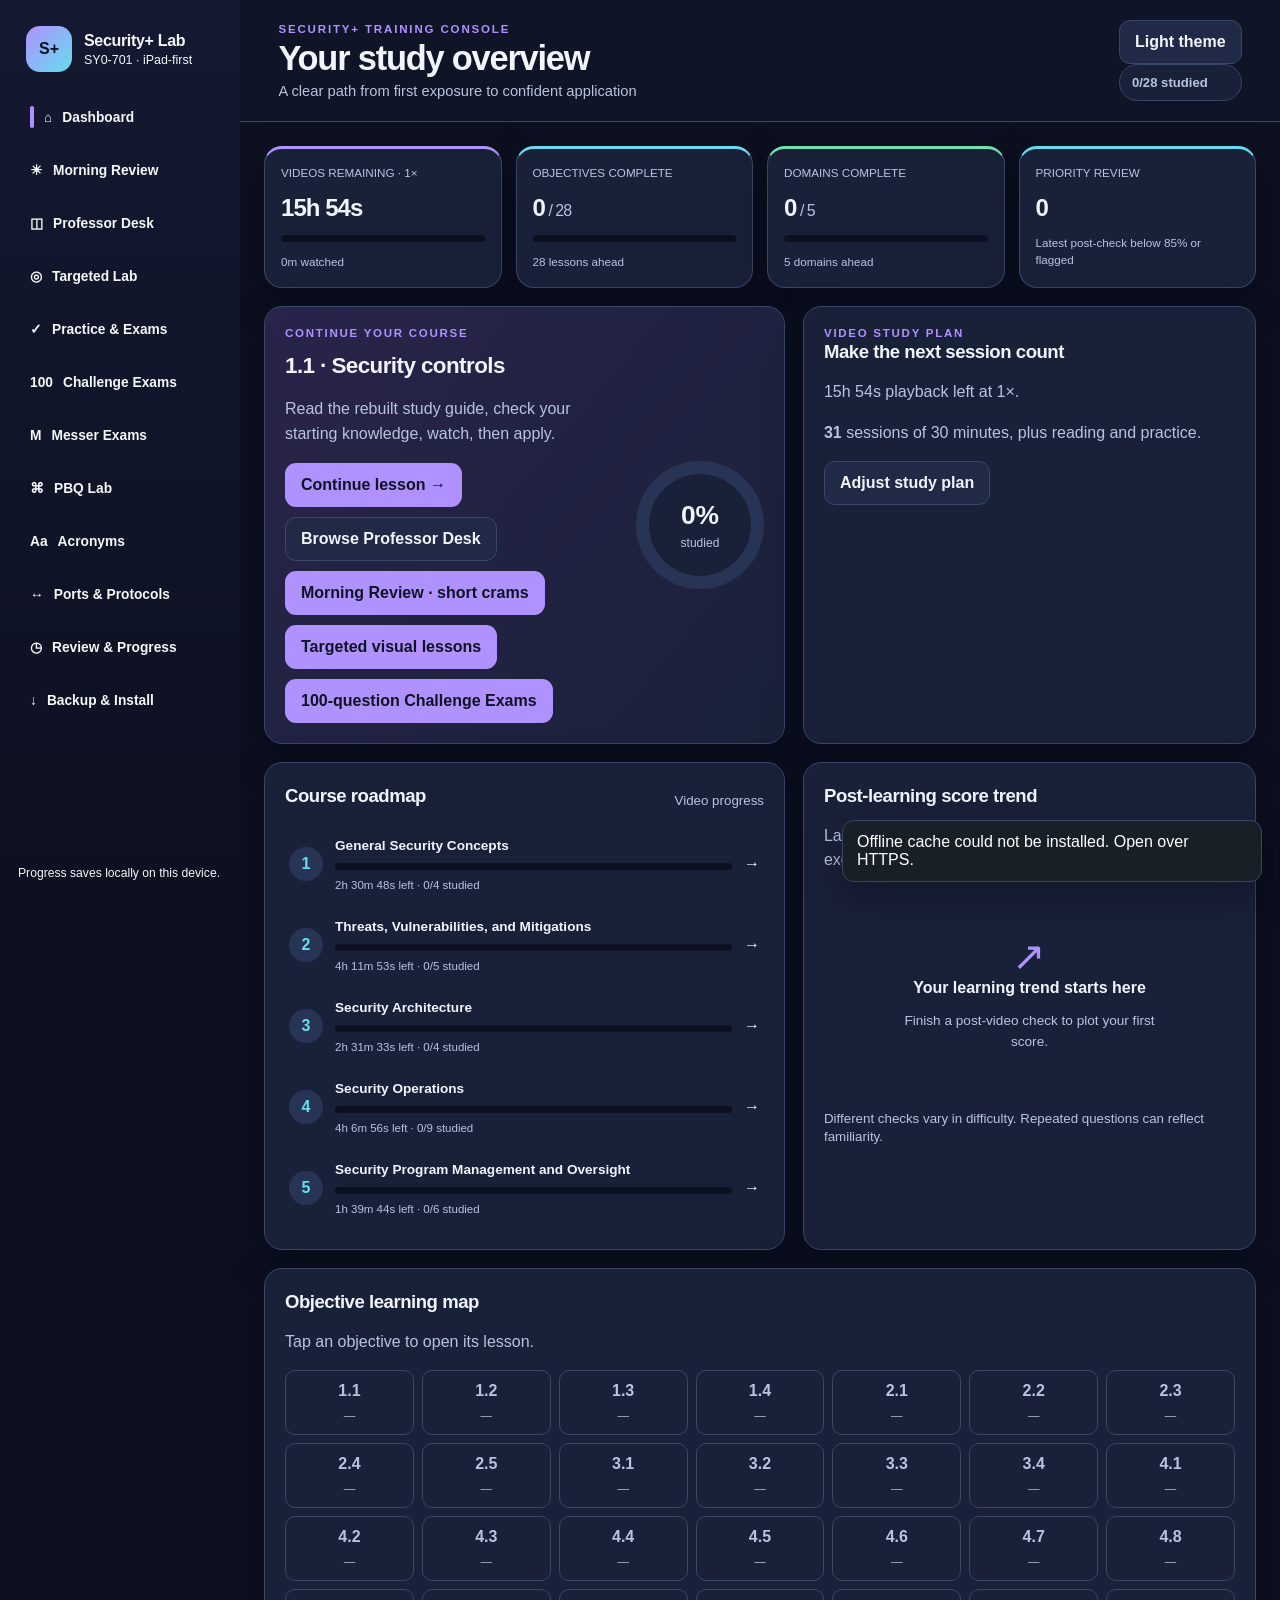
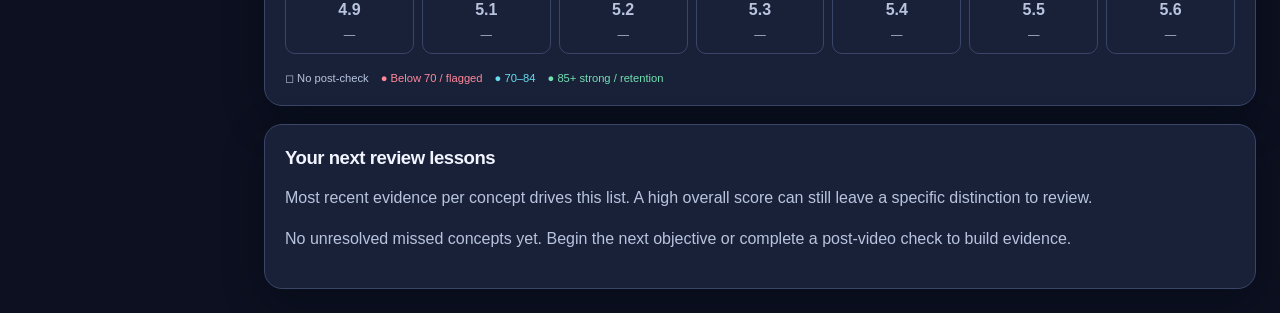
<file: index.html>
<!doctype html>
<html lang="en">
<head>
  <meta charset="utf-8" />
  <meta name="viewport" content="width=device-width, initial-scale=1, viewport-fit=cover" />
  <meta name="theme-color" content="#0b0d10" />
  <meta name="apple-mobile-web-app-capable" content="yes" />
  <meta name="apple-mobile-web-app-status-bar-style" content="black-translucent" />
  <meta name="apple-mobile-web-app-title" content="Sec+ Lab" />
  <link rel="apple-touch-icon" href="icons/icon-180.png" />
  <link rel="manifest" href="manifest.json" />
  <title>Security+ SY0-701 Study Lab</title>
  <link rel="stylesheet" href="styles.css" />
  <link rel="stylesheet" href="productivity.css" />
  <script src="js/theme.js"></script>
  <link rel="stylesheet" href="theme.css" />
<link rel="stylesheet" href="reasoning.css">
<link rel="stylesheet" href="targeted.css">
<link rel="stylesheet" href="challenge.css">
<link rel="stylesheet" href="morning.css">
</head>
<body>
  <div class="app-shell">
    <aside class="sidebar" id="sidebar" aria-label="Primary navigation">
      <div class="brand">
        <div class="brand-mark">S+</div>
        <div>
          <div class="brand-title">Security+ Lab</div>
          <div class="brand-sub">SY0-701 · iPad-first</div>
        </div>
      </div>
      <nav id="nav" class="nav"></nav>
      <div class="sidebar-foot">
        <div class="tiny">Progress saves locally on this device.</div>
        <button class="btn secondary full" id="installBtn" hidden>Install App</button>
      </div>
    </aside>

    <main class="main">
      <header class="topbar">
        <button class="icon-btn mobile-only" id="menuBtn" aria-label="Open menu">☰</button>
        <div class="title-wrap">
          <div class="eyebrow">SECURITY+ TRAINING CONSOLE</div>
          <h1 id="pageTitle">Dashboard</h1>
          <p id="pageSubtitle">Visual learning, realistic PBQs, and exam practice</p>
        </div>
        <div class="top-actions">
          <button id="themeToggle" class="btn secondary" type="button" aria-label="Switch to light theme">Light theme</button>
          <div class="status-chip" id="studyPulse">0% complete</div>
        </div>
      </header>
      <section id="content" class="content"></section>
    </main>
  </div>

  <div class="toast" id="toast" role="status" aria-live="polite"></div>
  <div class="modal-backdrop" id="modalBackdrop" hidden>
    <div class="modal" id="modal" role="dialog" aria-modal="true"></div>
  </div>

  <script src="js/reasoning.js"></script>
  <script src="js/data.js"></script>
  <script src="js/pbqs.js"></script>
  <script src="js/curriculum.js"></script>
  <script src="js/labs.js"></script>
  <script src="js/videos.js"></script>
  <script src="js/guided-data.js"></script>
  <script src="js/prelearning.js"></script>
  <script src="js/deep-lessons.js"></script>
  <script src="js/rebuilt-content.js"></script>
  <script src="js/study-guides.js"></script>
  <script src="js/tracking.js"></script>
  <script src="js/memory-hooks.js"></script>
  <script src="js/school-ui.js"></script>
  <script src="js/messer-pbqs.js"></script>
  <script src="js/targeted-data.js"></script>
  <script src="js/targeted.js"></script>
  <script src="js/challenge-data.js"></script>
  <script src="js/challenge.js"></script>
  <script src="js/morning-data.js"></script>
  <script src="js/morning.js"></script>
  <script src="js/app.js"></script>
</body>
</html>
</file>
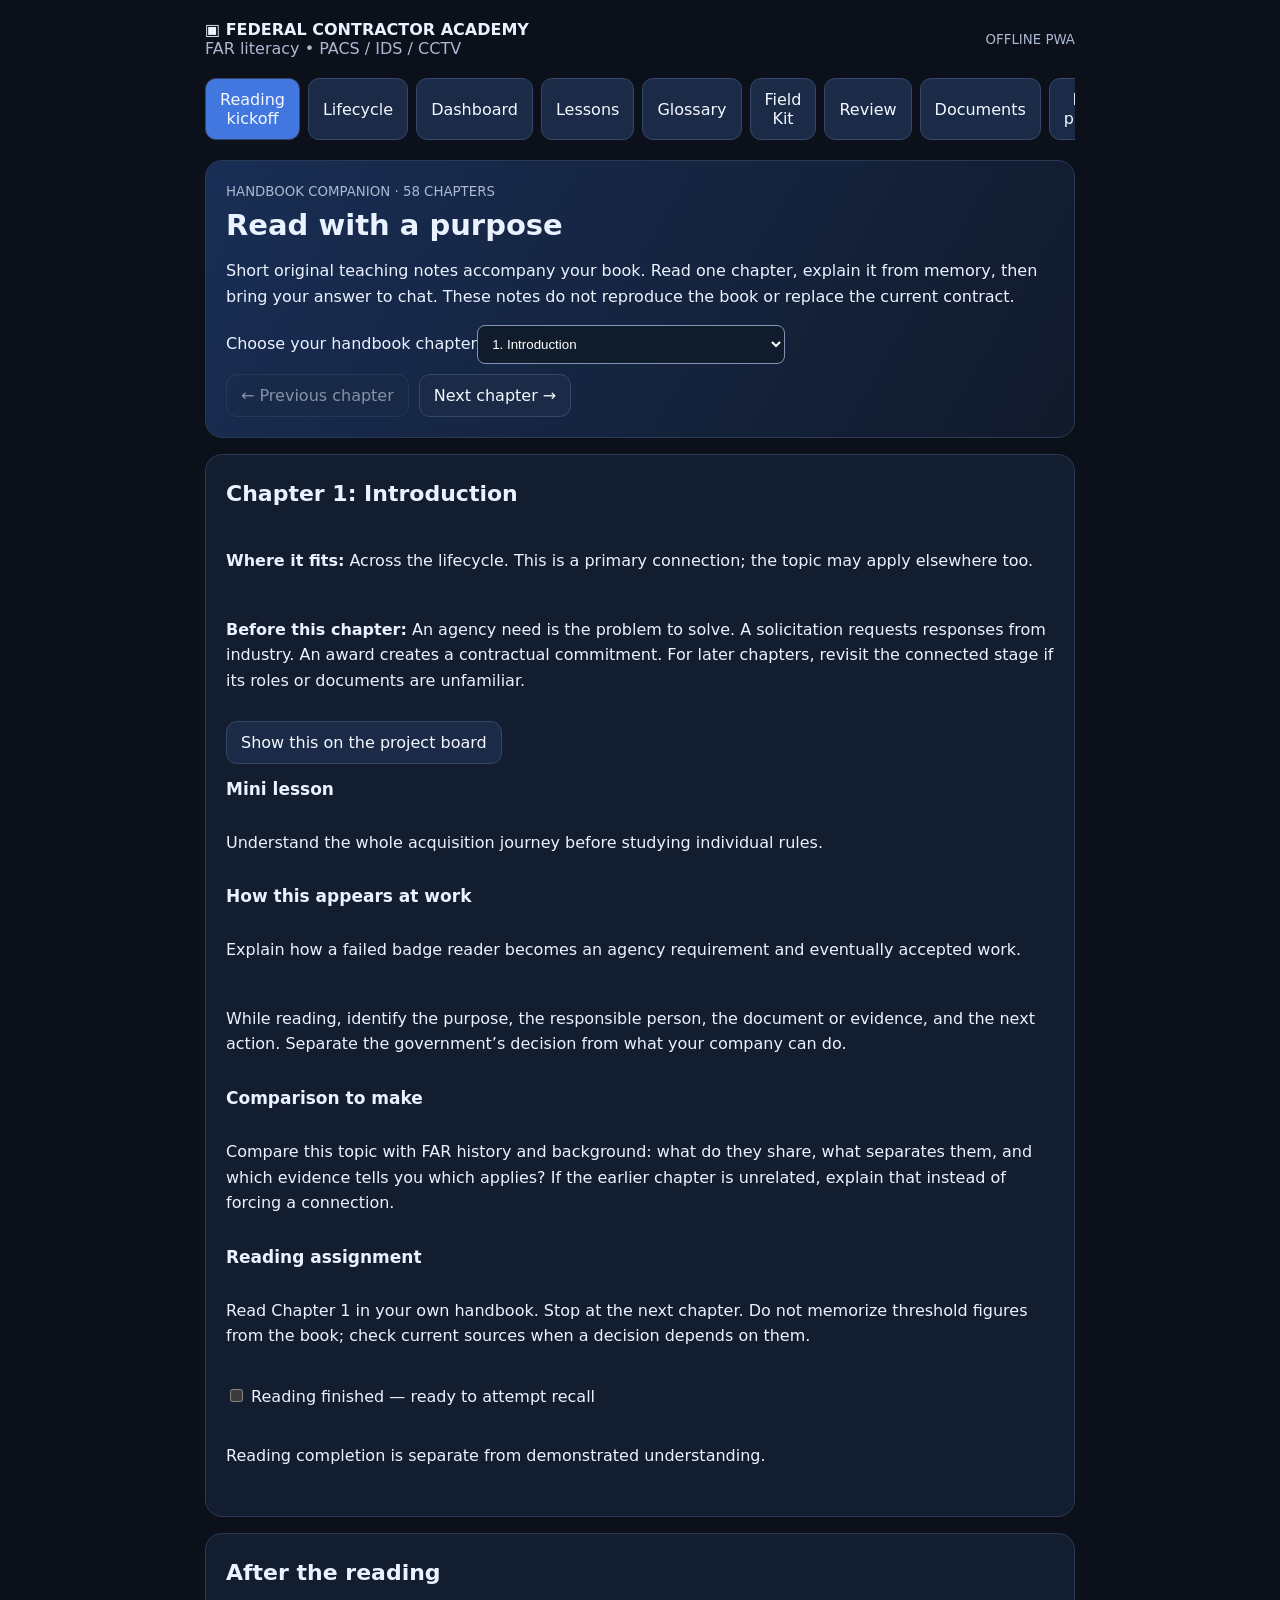
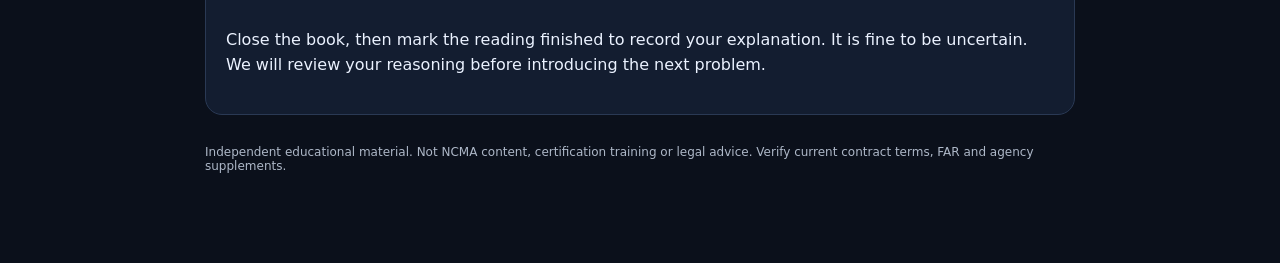
<file: far-academy/index.html>
<!doctype html><html lang="en"><head><meta charset="UTF-8"><meta name="viewport" content="width=device-width,initial-scale=1,viewport-fit=cover"><meta name="theme-color" content="#101726"><meta name="apple-mobile-web-app-capable" content="yes"><meta name="apple-mobile-web-app-title" content="FAR Academy"><link rel="manifest" href="manifest.webmanifest"><title>Federal Contractor Academy</title><style>:root{color-scheme:dark;font-family:system-ui,-apple-system,sans-serif;background:#0b101b;color:#ebf2ff}*{box-sizing:border-box}body{margin:0}.wrap{max-width:900px;margin:auto;padding:20px 15px 90px}header{display:flex;justify-content:space-between;align-items:center;gap:12px}h1{font-size:29px;margin:8px 0}h2{font-size:22px;margin:6px 0 15px}h3{font-size:17px;margin:4px 0}p{line-height:1.6}small,.muted{color:#acb9d1}nav{display:flex;gap:8px;overflow-x:auto;margin:20px 0}button{background:#1a2a47;color:#f4f8ff;border:1px solid #354869;border-radius:11px;padding:11px 14px;font:inherit;cursor:pointer}button:disabled{opacity:.5}.primary,.active{background:#4277df}main{display:grid;gap:16px}.hero,.card{background:#131d30;border:1px solid #2a3954;border-radius:17px;padding:20px}.hero{background:linear-gradient(120deg,#192e55,#111a2b)}.grid{display:grid;grid-template-columns:repeat(auto-fit,minmax(240px,1fr));gap:12px}.card{display:grid;gap:11px}.bar{height:11px;background:#263551;border-radius:20px;overflow:hidden}.bar>i{display:block;height:100%;background:#61a1ff}.tag{font-size:12px;color:#9bc2ff}textarea,input{width:100%;font:inherit;color:white;background:#0d1525;border:1px solid #3c506f;border-radius:10px;padding:12px}textarea{min-height:100px}.answers{display:grid;gap:9px}.answers button{text-align:left}.selected{border-color:#90c5ff;background:#29466e}.correct{border-color:#40ce9e!important}.incorrect{border-color:#ff879a!important}.notice{padding:12px 15px;border-left:3px solid #6cafff;background:#1b3051;border-radius:7px}.actions{display:flex;gap:10px;flex-wrap:wrap}a{color:#a5c7ff}footer{font-size:12px;color:#aeb8c8;margin-top:30px}label{display:block;margin:10px 0}.back{align-self:start}</style></head><body><div class="wrap"><header><div><strong>▣ FEDERAL CONTRACTOR ACADEMY</strong><div class="muted">FAR literacy • PACS / IDS / CCTV</div></div><small>OFFLINE PWA</small></header><nav><button data-nav="home">Dashboard</button><button data-nav="lessons">Lessons</button><button data-nav="terms">Glossary</button><button data-nav="tools">Field Kit</button></nav><main id="view"></main><footer>Independent educational material. Not NCMA content, certification training or legal advice. Verify current contract terms, FAR and agency supplements.</footer></div><script>const L=[["Acquisition Basics","FAR 1, 2, 5, 7, 10","Government need → acquisition planning → market research → solicitation → evaluation → award → administration → closeout. FAR governs government purchasing; your contract determines the specific obligations you accepted.","A federal site wants 25 new card readers. A sources-sought notice tests industry capability before the solicitation.","Who may change the contract?",["The warranted contracting officer within delegated authority","Any COR","Any site manager"],0],["Reading Solicitations","FAR 11, 15, 52","Read the SOW/PWS, drawings, CLINs, clauses, labor categories, clearances, delivery schedule and acceptance requirements together. Build a compliance matrix.","A drawing shows 20 cameras but the equipment schedule shows 22. Log the conflict and seek a formal clarification before pricing.","What is your first action?",["Use the authorized solicitation Q&A process","Quietly quote 20 cameras","Ignore the conflicting document"],0],["Contract Types","FAR 16","Firm-fixed-price (FFP) shifts much cost-overrun risk to the contractor. Time-and-materials (T&M) uses priced labor time plus materials under contract rules. IDIQ contracts are vehicles for orders.","An FFP PACS job uses 40 more labor hours than planned. Determine whether it was estimating error or an authorized change.","Can a PM automatically bill extra FFP hours?",["No, review scope and contract entitlement first","Yes, all actual hours are reimbursable","Yes, when the client is federal"],0],["Authority & Direction","FAR 1.602, 1.604, 43","A CO binds the government only within delegated authority. A COR performs duties specified in writing and cannot independently change scope, price or terms.","A COR asks for four extra readers during commissioning and says paperwork can follow.","Best first response?",["Check awarded scope and route change for proper authority","Install immediately and invoice later","Ask technicians to decide"],0],["Scope & Modifications","FAR 43","Compare proposed work to award baseline and relevant changes clauses. Document impacts to price, labor, schedule and equipment. Track approval and notices.","Four new doors need readers, cable, license capacity and programming.","First PM step?",["Check baseline and document requested change","Order parts without documenting","Assume no impact because work is small"],0],["Schedules & Delays","FAR 11, 43; contract clauses","Know the period of performance, critical-path dependencies, NTP and notice requirements. Maintain dated records of delays, mitigation and resources.","Government escort staff cannot admit your technicians for three days.","Best action?",["Document access problems and follow notice procedure","Assume three days are automatically payable","Delete the schedule baseline"],0],["RFIs & Submittals","SOW; FAR 4, 11","Maintain RFIs, product submittals, design revisions, testing records, daily reports and as-built drawings. Product approval is not necessarily a contract modification.","Supplier proposes a replacement IP intercom because the approved model is delayed.","Best response?",["Submit substitution through the specified approval process","Install the alternative without notice","Treat vendor statement as government approval"],0],["Subcontract Management","FAR 44; subcontract","Government–prime and prime–sub are separate contractual relationships. Track flow-downs, direction, insurance, clearances, work acceptance and changes.","Government requests added cameras directly from your subcontract team.","Who should authorize the added subcontract work?",["Appropriate authority through both contract relationships","Any government visitor","A technician on site"],0],["Labor & Compliance","FAR 22; clauses","Check wage determinations, relevant labor categories, certifications, clearance requirements, site access and safety provisions. Requirements differ by award.","A technician has Security+ but lacks the required site clearance.","Can a PM assign the technician anyway?",["No, verify contract and site access requirements","Yes, Security+ replaces all clearances","Yes, if supervised"],0],["Invoicing & Margin","FAR 31, 32; payment terms","Bill according to CLINs, milestones and accepted deliverables. Track estimated at completion, cost burn, unbilled changes and cash flow.","A $100,000 FFP project forecasts $76,000 total direct costs before overhead.","What is the initial gross difference?",["$24,000 before other costs","$76,000 profit","$100,000 cash available"],0],["Quality & Acceptance","FAR 46; contract","Test against acceptance requirements, record deficiencies and punch lists, deliver customer training and verify acceptance authority.","Every camera streams locally, but two are not visible at the contracted control center.","Best decision?",["Fix and document unmet acceptance criteria","Declare final acceptance","Ignore central monitoring"],0],["Stop Work & Disputes","FAR 33, 49; applicable clauses","Distinguish a formal CO stop-work order from informal interruption. Protect safety, preserve records, notify management and follow contract procedures.","A building manager halts work and says they will contact contracting later.","What should the PM do first?",["Make site safe, document and promptly escalate","Ignore safety instructions","Assume verbal instruction is always a formal FAR stop-work order"],0],["Closeout","FAR 4, 42, 46; contract","Finish punch lists, as-builts, licenses, commissioning results, manuals, training, property tracking, invoicing and warranty transition.","The access control system runs, but the contract-required manuals and training remain unfinished.","Is closeout finished?",["No, track remaining contractual deliverables","Yes, devices are online","Yes, after the last technician leaves"],0],["Capture & Proposals","FAR 5, 6, 9, 10, 15, 19","Sources sought, RFIs, NAICS, set-asides, past performance and staffing credentials influence bids. Base every capability assertion on real evidence.","An RFI seeks cleared PACS personnel and nationwide deployment experience.","Best response?",["Provide verifiable personnel and performance capabilities","Invent qualifications","Treat market research as a guaranteed award"],0]],G=[["FAR","Federal Acquisition Regulation"],["CO","Contracting Officer"],["COR","Contracting Officer's Representative"],["SOW","Statement of Work"],["PWS","Performance Work Statement"],["CLIN","Contract Line Item Number"],["FFP","Firm-Fixed-Price"],["T&M","Time-and-Materials"],["IDIQ","Indefinite-Delivery / Indefinite-Quantity"],["RFI","Request for Information"],["RFP","Request for Proposal"],["RFQ","Request for Quotation"],["NTP","Notice to Proceed"],["CPARS","Contractor Performance Assessment Reporting System"],["NAICS","North American Industry Classification System"]];let S;try{S=JSON.parse(localStorage.getItem("faracademy2")||"{}")}catch(e){S={}}S.done??={};S.notes??={};S.scores??={};let page="home",id=0,chosen=-1,graded=false;const V=document.getElementById("view"),$=s=>document.querySelector(s),esc=s=>String(s??"").replace(/[&<>"']/g,c=>({"&":"&amp;","<":"&lt;",">":"&gt;",'"':"&quot;","'":"&#39;"}[c]));function save(){localStorage.setItem("faracademy2",JSON.stringify(S))}function b(label,fn,cl=""){let x=document.createElement("button");x.textContent=label;x.className=cl;x.onclick=fn;return x}function nav(p){page=p;document.querySelectorAll("[data-nav]").forEach(x=>x.classList.toggle("active",x.dataset.nav===p));render();window.scrollTo(0,0)}document.querySelectorAll("[data-nav]").forEach(x=>x.onclick=()=>nav(x.dataset.nav));function open(i){id=i;chosen=-1;graded=false;nav("detail")}function render(){let n=Object.keys(S.done).filter(k=>S.done[k]).length;if(page==="home"){V.innerHTML='<section class="hero"><small>14-CHAPTER INTERACTIVE BOOK</small><h1>Make the jump from field technician to federal contractor PM.</h1><p>Short explanations, real-world physical-security scenarios, quick decision checks, notes, vocabulary, and risk-management tools.</p><div class="bar"><i style="width:'+(100*n/L.length)+'%"></i></div><p>'+n+' / '+L.length+' chapters complete</p><div id="resume"></div></section><section class="card"><h2>Think like an operations leader</h2><div class="notice">Operational need ≠ contractual authority. First verify the work is in scope, then confirm authorized direction.</div></section>';$("#resume").append(b("Continue reading →",()=>open(Math.max(0,L.findIndex((_,i)=>!S.done[i]))),"primary"));return}if(page==="lessons"){V.innerHTML='<h2>Table of contents</h2><section class="grid">'+L.map((x,i)=>'<article class="card"><small class="tag">CHAPTER '+(i+1)+' · '+esc(x[1])+'</small><h3>'+esc(x[0])+'</h3><p>'+esc(x[2]).slice(0,110)+'…</p><span>'+((S.done[i])?"✓ Completed":"○ Not finished")+'</span><button data-open="'+i+'">Read chapter →</button></article>').join("")+'</section>';document.querySelectorAll("[data-open]").forEach(x=>x.onclick=()=>open(+x.dataset.open));return}if(page==="detail"){const x=L[id];V.innerHTML='<div class="actions"><button id="back">← Contents</button><small>Chapter '+(id+1)+' of '+L.length+'</small></div><section class="hero"><small>'+esc(x[1])+'</small><h1>'+esc(x[0])+'</h1></section><section class="card"><h2>Learn</h2><p>'+esc(x[2])+'</p><p><a href="https://www.acquisition.gov/browse/index/far" target="_blank" rel="noopener">Official FAR reference ↗</a></p></section><section class="card" id="textbook"><h2>Expanded textbook reading</h2><div id="textbook-body">Loading…</div></section><section class="card"><h2>Field example</h2><div class="notice">'+esc(x[3])+'</div></section><section class="card"><h2>PM decision check</h2><p>'+esc(x[4])+'</p><div class="answers" id="answers"></div><div id="feedback"></div><div id="check"></div></section><section class="card"><h2>Your field notes</h2><p class="muted">Explain who has authority, what is documented, and what could affect margin or schedule.</p><textarea id="note" placeholder="Write your response...">'+esc(S.notes[id]||"")+'</textarea></section><section class="card"><h2>Checkpoint</h2><div id="complete"></div></section><div class="actions" id="next"></div>';if(id===0){fetch("./textbook-module-01.json").then(r=>r.json()).then(d=>{$("#textbook-body").innerHTML=d.chapters[0].sections.map(s=>'<h3>'+esc(s.heading)+'</h3><p>'+esc(s.body)+'</p>').join("")}).catch(()=>{$("#textbook-body").textContent="Connect to load the lesson."})}else{$("#textbook").remove()}$("#back").onclick=()=>nav("lessons");$("#note").oninput=e=>{S.notes[id]=e.target.value;save()};function answers(){let el=$("#answers");el.replaceChildren();x[5].forEach((a,i)=>{let q=b("ABC"[i]+". "+a,()=>{if(!graded){chosen=i;answers()}});if(chosen===i)q.classList.add("selected");if(graded&&i===x[6])q.classList.add("correct");if(graded&&chosen===i&&i!==x[6])q.classList.add("incorrect");el.append(q)})}function check(){let el=$("#check");el.replaceChildren();el.append(b("Grade answer",()=>{if(chosen<0)return;graded=true;S.scores[id]=chosen===x[6];save();answers();check();$("#feedback").innerHTML='<p class="notice">'+(S.scores[id]?"Correct. ":"Review the decision. ")+'Preferred answer: '+esc(x[5][x[6]])+'. Focus on scope, authority, documentation and financial exposure.</p>'},"primary"));el.lastChild.disabled=graded;el.append(b("Try again",()=>{graded=false;chosen=-1;answers();check();$("#feedback").textContent=""}))}answers();check();$("#complete").append(b(S.done[id]?"✓ Complete (tap to unmark)":"Mark complete",()=>{S.done[id]=!S.done[id];save();render()},"primary"));if(id<L.length-1)$("#next").append(b("Next chapter →",()=>open(id+1)));return}if(page==="terms"){V.innerHTML='<h2>FAR vocabulary</h2><input id="search" placeholder="Find a term"><section class="grid" id="entries"></section>';let draw=()=>$("#entries").innerHTML=G.filter(t=>t.join(" ").toLowerCase().includes($("#search").value.toLowerCase())).map(t=>'<article class="card"><h3>'+esc(t[0])+'</h3>'+esc(t[1])+'</article>').join("");$("#search").oninput=draw;draw();return}if(page==="tools"){V.innerHTML='<h2>Contractor PM Field Kit</h2><section class="card"><h3>Before accepting changed work</h3>'+["Compare to awarded scope and current modification baseline","Record requester and verify delegated authority","Quantify equipment, labor, schedule and integration effects","Review required notice/change procedure","Obtain proper authorization when required","Preserve drawings, correspondence and daily logs"].map(x=>'<label><input style="width:auto" type="checkbox"> '+x+'</label>').join("")+'</section><section class="card"><h3>Estimate added direct costs</h3><label>Hardware ($)<input type="number" id="hard" value="8000"></label><label>Labor ($)<input type="number" id="labor" value="4500"></label><label>Programming ($)<input type="number" id="program" value="1500"></label><label>Travel/other ($)<input type="number" id="other" value="1000"></label><h2 id="cost"></h2><small>Example costs only, not a contract price or entitlement.</small></section><section class="card"><h3>Progress backup</h3><div class="actions"><button id="export">Export progress</button><input type="file" id="import" accept="application/json"></div></section>';let calc=()=>$("#cost").textContent="Estimated cost impact: $"+["hard","labor","program","other"].reduce((a,k)=>a+(Number($("#"+k).value)||0),0).toLocaleString();["hard","labor","program","other"].forEach(k=>$("#"+k).oninput=calc);calc();$("#export").onclick=()=>{let a=document.createElement("a"),u=URL.createObjectURL(new Blob([JSON.stringify(S)],{type:"application/json"}));a.href=u;a.download="far-academy-progress.json";a.click();setTimeout(()=>URL.revokeObjectURL(u),1000)};$("#import").onchange=async e=>{try{let j=JSON.parse(await e.target.files[0].text());if(confirm("Replace this device's progress?")){S=j;S.done??={};S.notes??={};S.scores??={};save();render()}}catch(e){alert("Invalid progress file")}}}}nav("home");if("serviceWorker"in navigator)window.addEventListener("load",()=>navigator.serviceWorker.register("sw.js").catch(()=>{}));</script>
<style>
.path{display:flex;overflow-x:auto;gap:8px;padding:8px 0 16px;scroll-snap-type:x proximity}.path button{min-width:155px;scroll-snap-align:center}.path .active{outline:2px solid #9bc2ff}.lanes{display:grid;gap:9px}.lane{padding:12px;border-left:3px solid #79aafa;background:#0d1728}.paper{background:#f4eedf;color:#202b39;padding:22px;border-radius:8px;line-height:1.8}.paper strong{display:block;color:#854623}select{padding:10px;background:#101b2c;color:white;border:1px solid #8297b8;border-radius:8px;max-width:100%}.evidence{font-size:14px;color:#bfd2ee}button:focus-visible,a:focus-visible,textarea:focus-visible,select:focus-visible{outline:3px solid #f4c96a}summary{cursor:pointer;padding:10px;font-weight:600}
</style>
<script>
const STAGES=[["Define the need","An agency identifies an operational problem before deciding what to buy.","A facility cannot consistently control and audit access at 24 doors. The need is reliable access management; replacing every reader is only one possible solution.","Program / security team","Describe the operational gap, affected users and desired outcome.","Contracting team","Help shape a buyable requirement and identify planning constraints.","Prime / subcontractor","Offer accurate technical knowledge through appropriate exchanges; avoid assuming a purchase is guaranteed.","Need statement","The facility needs reliable credential-based access and auditable events at 24 openings. Existing operations must remain available during transition. Site conditions and compatibility require investigation.","Explain why an operational need is different from a shopping list.","A manager asks for 24 new readers because badge entry is unreliable. What would you establish before treating replacement as the requirement?","Separate the observed problem from a proposed solution. Establish affected doors, failure patterns, operational/security outcomes and constraints. Reader replacement may not address credential configuration, networking or controller problems.",[0,1,13]],["Research the market","The agency investigates capabilities, solutions, delivery and possible costs. Requirements and planning can evolve together.","A planning notice asks about compatible readers, installation capacity and typical costs. Your firm supplies evidence and assumptions rather than inventing a binding offer.","Program / security team","Test technical feasibility and refine the requirement.","Contracting team","Collect market information and consider available suppliers and acquisition approaches.","Prime / subcontractor","Respond to requested capability and cost questions; explore relevant teaming opportunities.","Request for Information (RFI)","TRAINING NOTICE: Information requested for planning only. Responses are not offers. Describe occupied-facility installation experience, staffing availability, equipment compatibility, lead times and typical installation costs. State assumptions. No award will result from this RFI.","Why can an RFI ask about costs without asking for a binding offer?","A planning-only notice asks for typical cost per opening. Your boss says an RFI means we should send qualifications but no prices. What would you advise?","Follow the actual request. Provide useful planning-level cost information with assumptions and qualifications, alongside capabilities. Avoid a full proposal unless requested. Pricing questions alone do not make this an award solicitation.",[0,13]],["Plan the acquisition","The agency develops how to obtain and fund the requirement, including contract approach, schedule and evaluation strategy. This overlaps market research.","The team considers a phased installation and measurable acceptance tests to reduce disruption.","Program / security team","Define performance, constraints, estimated resources and acceptance needs.","Contracting team","Develop the acquisition approach with relevant funding and technical personnel.","Prime / subcontractor","Assess likely fit, delivery constraints and potential partnerships.","Acquisition planning brief","TRAINING BRIEF: Compare phased replacement with a single outage. Define interfaces, occupied-site access, funding coordination, delivery schedule and acceptance responsibilities. Select an appropriate procurement method and contract structure.","Explain the difference between deciding what is needed and deciding how to buy it.","The agency knows the desired outcome but is unsure whether industry can meet a proposed 30-day schedule. What would help before finalizing the solicitation?","Use market information and technical input to test lead times, access limits, integration and staffing assumptions. Planning can revisit requirements; it is not a one-way sequence with no feedback.",[0,2,8,13]],["Solicit the work","The solicitation tells vendors what to provide, how to respond and how the response will be evaluated. An RFP, IFB or RFQ represents a different route, not three mandatory successive steps.","Read scope, drawings, line items, instructions and evaluation criteria together before estimating.","Program / security team","Support technical requirements, site information and questions.","Contracting team","Issue the solicitation and manage official amendments and exchanges.","Prime / subcontractor","Build a compliance matrix, clarify conflicts and prepare the requested submission.","Request for Proposal (RFP) excerpt","TRAINING RFP: Provide a technical approach, schedule, relevant experience and fixed-price schedule for the stated scope. Address occupied-site access and integration. Evaluation considers the stated technical and price factors. Submit questions through the identified channel. This excerpt omits actual submission dates and full terms.","What three questions should you answer when first reading a solicitation?","Drawings show 24 openings; the equipment schedule lists 26. The response is due soon. How would you handle the discrepancy before committing to a price?","Record the exact conflicting references and use the solicitation's question process. Track formal answers and amendments, then reconcile scope and pricing. Do not silently choose the cheaper quantity or assume an unsupported exclusion is acceptable.",[1,2,13]],["Evaluate and award","The government evaluates according to the solicitation and makes the award. The chosen procurement method controls whether discussions occur.","A technical narrative explains how the company will execute the requirement; the price schedule states what it offers to charge.","Program / security team","Provide assigned technical evaluation support.","Contracting team","Conduct the applicable evaluation and award process.","Prime / subcontractor","Supply a compliant response and handle permitted exchanges; finalize relevant subcontract arrangements.","Contractor proposal excerpt","TRAINING RESPONSE: Sequence work in approved access windows. Verify interfaces, stage equipment, install and configure by area, test each opening, train operators and deliver as-builts. Pricing example: installation $24,000; integration/testing $8,000; training/documentation $3,000. Total $35,000. Fictional illustration, not a market estimate or complete offer.","Why does a technically appealing proposal still need to follow submission and evaluation instructions?","A team writes a strong technical narrative but omits the required pricing schedule. What risk does that create, and how would you prevent it?","The response may fail solicitation requirements or prevent proper evaluation. Use a compliance matrix linking each instruction to a response location and perform a submission check. Do not assume the government will permit a correction.",[1,13]],["Perform and administer","The parties execute and administer the awarded contract. Scope, authority, records, payment and schedule matter throughout performance.","A field request for extra doors must be compared with awarded scope and routed through the applicable contract relationship.","Program / security team","Coordinate technical needs and delegated oversight.","Contracting team","Exercise contractual authority and administer authorized changes.","Prime / subcontractor","Execute work, report progress, control costs and follow contractual notice/change procedures.","Change-impact record","TRAINING RECORD: Request: four additional controlled openings. Baseline references: awarded scope and drawings. Impacts to investigate: hardware, cable routes, licenses, programming, access windows, labor, testing and completion date. Record requester and required authorization. This record itself does not authorize changed work.","Why is a technical request different from authorization to change contracted work?","A site representative asks your subcontract crew to add four doors and promises approval later. Explain your next steps without treating the promise as an approved change.","Check scope, record the request and potential impacts, and promptly use the prime/subcontract and government contractual channels. Follow applicable notice and direction requirements. A government request does not automatically modify the subcontract.",[3,4,5,6,7,8,9,11]],["Inspect and accept","Delivering or installing something is distinct from government acceptance against contract requirements.","Readers work locally, but central event reporting, training or documentation may still be incomplete.","Program / security team","Support inspections and acceptance within assigned authority.","Contracting team","Ensure acceptance and related administration follow the contract.","Prime / subcontractor","Demonstrate required performance, correct deficiencies and deliver required records.","Acceptance checklist","TRAINING CHECKLIST: Verify credential behavior; confirm events reach the required monitoring station; test required failure modes; document deficiencies; deliver as-builts and training; obtain acceptance through the designated process. Actual criteria come from the contract.","Why does 'the equipment works' not necessarily establish acceptance?","All doors operate, but event reports are unavailable at the required control center and training is unfinished. What remains before claiming completion?","Compare performance and deliverables to contract acceptance criteria. Resolve reporting deficiencies, provide training and documentation, and obtain acceptance through the designated authority. Physical installation alone is insufficient.",[6,10,12]],["Close out","After physical completion, remaining financial and administrative matters are resolved. The period of performance ending does not itself close the contract.","A project can have no technicians on site while final records, payment or closeout actions remain.","Program / security team","Confirm required outcomes and outstanding technical matters.","Contracting team","Complete applicable administrative and financial closeout actions.","Prime / subcontractor","Resolve remaining deliverables, final billing and applicable property or subcontract records.","Closeout tracker","TRAINING TRACKER: Confirm acceptance; reconcile required deliverables, final invoice and payments; address applicable government property, releases and outstanding matters; document warranty handoff where required. Track responsible person and evidence for each applicable item.","Explain the difference between the end of the period of performance, acceptance and administrative closeout.","Your boss says the period of performance ended Friday, so the contract is closed. Final acceptance and payment are still pending. How would you explain the situation?","The performance window, acceptance and administrative closeout are distinct. Verify completion and acceptance status, then resolve applicable financial and administrative requirements. A calendar date alone is not evidence of closeout.",[9,10,12]]];
S.practice??={};S.stage??=0;S.lessonPractice??={};
G.push(["IFB","Invitation for Bids"],["POP","Period of Performance"],["PACS","Physical Access Control System"],["IDS","Intrusion Detection System"],["CCTV","Closed-Circuit Television"],["UCF","Uniform Contract Format"]);
const priorRender=render;
const lifecycleButton=b("Lifecycle",()=>nav("lifecycle"));document.querySelector("nav").prepend(lifecycleButton);
const reviewButton=b("Review",()=>nav("review"));document.querySelector("nav").append(reviewButton);
function stageCard(k){const t=STAGES[k];return '<h3>'+esc(t[0])+'</h3><p>'+esc(t[1])+'</p>'}
function persistAttempt(key,entry){S.practice[key]=entry;save()}
function practicePanel(host,key,prompt,model){
 let saved=S.practice[key]||{};host.innerHTML='<h2>Explain before revealing</h2><p>'+esc(prompt)+'</p><label>Your answer and reasoning<textarea class="response" placeholder="What would you do or explain? What evidence matters? Where are you unsure?"></textarea></label><label>Confidence <select class="confidence"><option>Unsure / guessing</option><option>Partly sure</option><option>Confident</option></select></label><div class="actions practice-actions"></div><div class="feedback-area" aria-live="polite"></div>';
 const area=host.querySelector(".response"),conf=host.querySelector(".confidence"),fb=host.querySelector(".feedback-area");
 area.value=saved.answer||"";conf.value=saved.confidence||"Unsure / guessing";
 const keep=()=>{saved={...saved,answer:area.value,confidence:conf.value};persistAttempt(key,saved)};area.oninput=keep;conf.onchange=keep;
 host.querySelector(".practice-actions").append(b("Save attempt & compare",()=>{
 if(!area.value.trim()){fb.textContent="Try an explanation first—even an uncertain one.";return}
 keep();saved.attempted=Date.now();persistAttempt(key,saved);
 fb.innerHTML='<h3>Worked reasoning</h3><p>'+esc(model)+'</p><p>This is a comparison guide, not an automatic grade. Compare your evidence, conclusion and uncertainty.</p><label>What needs repair?<select class="gap"><option>None identified</option><option>Missing knowledge</option><option>Confused similar concepts</option><option>Misread the document</option><option>Unsupported guess</option></select></label><label>What would you change in your explanation?<textarea class="repair"></textarea></label><label>Evidence from this attempt<select class="level"><option value="0">Needed the explanation or a hint</option><option value="1">Independent explanation, but application needs work</option><option value="2">Independent explanation and application</option></select></label><div class="record"></div><p class="evidence">Self-assessment only. Delayed checks remain separate from reading completion. Bring your answer to our chat for reasoning-specific feedback.</p>';
 fb.querySelector(".record").append(b("Record reflection & schedule review",()=>{
 saved={...saved,gap:fb.querySelector(".gap").value,reflection:fb.querySelector(".repair").value,level:+fb.querySelector(".level").value};
 const days=saved.level===0?1:saved.reviews?7:3;
 saved.due=Date.now()+days*86400000;saved.reviews=(saved.reviews||0)+1;saved.history=[...(saved.history||[]),{date:Date.now(),answer:area.value,confidence:conf.value,level:saved.level,gap:saved.gap,reflection:saved.reflection}];persistAttempt(key,saved);
 fb.querySelector(".record").append(document.createTextNode(" Review scheduled. You can revisit sooner from Review."));
 }));
 },"primary"));
}
function drawLifecycle(){
 const k=S.stage,t=STAGES[k];V.innerHTML='<section class="hero"><small>CONTRACT JOURNEY • EXAMPLE PROJECT, NOT A LIVE CONTRACT</small><h1>Follow the acquisition</h1><p>A federal facility upgrades access control at 24 openings. Move the project marker to inspect each stage. Planning and market research overlap; procurement methods branch.</p><div class="path" role="navigation" aria-label="Acquisition stages"></div><div class="actions steps"></div></section><section class="card">'+stageCard(k)+'<div class="notice">'+esc(t[2])+'</div><div class="lanes"></div></section><section class="card"><h2>Before you read</h2><p><strong>Already happened:</strong> '+esc(k?STAGES[k-1][0]+" provides context; earlier decisions may still be refined.":"An operational problem has been noticed. No purchase is assumed.")+'</p><p><strong>Today’s goal:</strong> '+esc(t[11])+'</p><p><strong>Next:</strong> '+esc(k<7?STAGES[k+1][0]:"Closeout records remain available; future needs begin a new acquisition.")+'</p><div class="actions related"></div></section><section class="card"><h2>Document desk</h2><div class="paper"><strong>TRAINING MOCKUP — NOT AN OFFICIAL DOCUMENT</strong><h3>'+esc(t[9])+'</h3><p>'+esc(t[10])+'</p></div><details><summary>How to read this document</summary><p>Identify its purpose, author, intended reader, requested action, and evidence that places it in this stage. Compare the request to your contractual role; a document title alone is not enough.</p></details></section><section class="card" id="stage-practice"></section><section class="card"><h2>Public references and examples</h2><p>External references require a connection. The mockups above are available with the app; listed examples are not presented as one real contract’s complete history.</p><a href="https://www.acquisition.gov/far/15.201" target="_blank" rel="noopener">Official FAR: planning RFIs and early exchanges</a><a href="https://sam.gov/opp/83397f570c144c76ac189bbfe03c340a/view" target="_blank" rel="noopener">SAM.gov: access-control maintenance sources sought</a><a href="https://sam.gov/opp/e6754c1a97ff49a29506f6f014f72889/view" target="_blank" rel="noopener">SAM.gov: access-control maintenance solicitation listing</a><a href="https://www.gsa.gov/reference/forms/solicitationcontractorder-for-commercial-products-and-commercial-services" target="_blank" rel="noopener">GSA: Standard Form 1449</a></section>';
 STAGES.forEach((s,i)=>{const q=b((i+1)+". "+s[0],()=>{S.stage=i;save();render()},i===k?"active":"");q.setAttribute("aria-current",i===k?"step":"false");V.querySelector(".path").append(q)});
 V.querySelector(".path .active").scrollIntoView({block:"nearest",inline:"center",behavior:"smooth"});
 const prev=b("← Previous stage",()=>{S.stage--;save();render()});prev.disabled=k===0;
 const next=b("Move project forward →",()=>{S.stage++;save();render()},"primary");next.disabled=k===7;V.querySelector(".steps").append(prev,next);
 for(let j=3;j<=7;j+=2)V.querySelector(".lanes").innerHTML+='<div class="lane"><strong>'+esc(t[j])+'</strong><div>'+esc(t[j+1])+'</div></div>';
 t[14].forEach(i=>V.querySelector(".related").append(b(L[i][0],()=>open(i))));
 practicePanel(document.getElementById("stage-practice"),"stage-"+k,t[12],t[13]);
}
render=function(){
 S.practice??={};S.stage=Number.isInteger(S.stage)&&S.stage>=0&&S.stage<8?S.stage:0;
 lifecycleButton.classList.toggle("active",page==="lifecycle");reviewButton.classList.toggle("active",page==="review");
 if(page==="lifecycle"){drawLifecycle();return}
 if(page==="review"){
 V.innerHTML='<section class="hero"><h1>Recall over time</h1><p>Reading completion is not mastery. Records below are your self-assessments. Reopen a stage, hide the explanation and attempt again. For a genuinely unfamiliar problem and individualized feedback, bring your saved reasoning to our chat.</p></section><section class="grid" id="review-list"></section>';
 const keys=Object.keys(S.practice);if(!keys.length)document.getElementById("review-list").textContent="Complete an attempt in Lifecycle or a lesson to begin.";
 keys.sort((a,b)=>(S.practice[a].due||0)-(S.practice[b].due||0)).forEach(key=>{const p=S.practice[key],card=document.createElement("article");card.className="card";const isStage=key.startsWith("stage-"),n=+key.split("-")[1];card.innerHTML='<h3>'+esc(isStage?STAGES[n][0]:L[n][0])+'</h3><p>'+esc(p.due?(p.due<=Date.now()?"Due for review":"Review "+new Date(p.due).toLocaleDateString()):"Attempt saved; reflection not recorded")+'</p><p>Attempts recorded: '+(p.history||[]).length+' · '+esc(p.confidence||"")+'</p><p>'+esc(p.gap||"")+'</p>';card.append(b("Revisit",()=>{if(isStage){S.stage=n;save();nav("lifecycle")}else open(n)}));document.getElementById("review-list").append(card)});return;
 }
 priorRender();
 if(page==="home"){const card=document.createElement("section");card.className="card";card.innerHTML='<h2>Learn the lifecycle, then use it</h2><p>Orient → learn from an example → explain from memory → apply → compare reasoning → repair → revisit.</p><p>Existing completion and notes are preserved. New evidence tracks attempts, confidence, reflections and later reviews separately.</p>';card.append(b("Open the visual lifecycle",()=>nav("lifecycle"),"primary"));V.prepend(card)}
 if(page==="detail"){
 const matches=STAGES.map((t,k)=>t[14].includes(id)?k:-1).filter(k=>k>=0),intro=document.createElement("section");intro.className="card";intro.innerHTML='<h2>Where this lesson fits</h2><p>Book order and contract order are different. This topic may apply in several stages.</p><div class="actions"></div><p><strong>Preparation:</strong> Read the short explanation and field example first. Use the glossary for unfamiliar acronyms. Then explain the decision without looking back.</p>';
 matches.forEach(k=>intro.querySelector(".actions").append(b(STAGES[k][0],()=>{S.stage=k;save();nav("lifecycle")})));V.children[1].after(intro);
 const check=document.getElementById("answers").parentElement;
 practicePanel(check,"lesson-"+id,L[id][3]+" Explain your next action, evidence and uncertainty.",L[id][5][L[id][6]]+". "+L[id][2]);
 }
};nav("lifecycle");
</script>
<style>
main{grid-template-columns:minmax(0,1fr)}main>*{min-width:0}.board-scroll{width:100%;max-width:100%;overflow-x:auto;padding:6px 0 15px;overscroll-behavior-x:contain}.journey-board{position:relative;display:grid;grid-template-columns:repeat(8,228px);gap:12px;min-width:1908px;min-height:300px}
.board-column{background:#0c1729;border:1px solid #354963;border-radius:13px;padding:12px;min-height:290px}.board-column button{width:100%;min-height:59px;text-align:left;font-weight:650}.board-column.current{border-color:#6ba8ff;background:#122b48}.board-column small{display:block;margin-top:174px;font-size:12px}.project-token{position:absolute;top:86px;left:10px;width:208px;min-height:145px;padding:16px;background:linear-gradient(135deg,#3472bf,#17406b);box-shadow:0 9px 22px #0006;border:1px solid #a6d9ff;border-radius:12px;z-index:2;pointer-events:none}.project-token strong{display:block;margin:8px 0;font-size:18px}.project-token small{font-size:12px;color:#d9eaff}.reading-step{padding:15px;border-left:3px solid #91b9f4;background:#0e1c30;margin:12px 0}.packet{min-height:260px;font-size:14px}.saved-status{color:#a9e9cb}input[type=date]{color-scheme:dark}.board-help{font-size:14px;color:#bfd2ee}@media(prefers-reduced-motion:reduce){*{scroll-behavior:auto!important}}
</style>
<script>
const BOOK_START={
 title:"Chapter 1 — Introduction",
 source:"Federal Acquisition Regulations Made Easy, Edward Wilgus; user-provided screenshots IMG_0043, IMG_0046 and IMG_0047 (displayed pages 6–8). IMG_0044–0045 are the table of contents, not intervening introduction pages.",
 goal:"Explain the broad purchasing journey and why a contractor needs to understand the government's process.",
 prompt:"Without looking back, explain why a government purchase involves more than posting a job and picking a company. Use an example from physical-security work. Include what you are unsure about.",
 points:["The need is the problem or outcome; a product is a possible solution.","Planning and market research inform what is feasible and how to buy it; they can overlap.","The FAR is organized by subject. Reading order is not a chronological project schedule."]
};
const kickoffButton=b("Reading kickoff",()=>nav("kickoff"));document.querySelector("nav").prepend(kickoffButton);
let boardMoving=false;
function moveProject(k){
 if(boardMoving||k===S.stage||k<0||k>7)return;
 const marker=document.querySelector(".project-token"),scroll=document.querySelector(".board-scroll"),from=S.stage;
 const reduced=window.matchMedia("(prefers-reduced-motion: reduce)").matches;
 const finish=()=>{boardMoving=false;S.stage=k;save();render()};
 if(!marker||reduced){finish();return}
 boardMoving=true;
 scroll.scrollTo({left:Math.max(0,k*240-30),behavior:"smooth"});
 const motion=marker.animate([{transform:"translateX("+(from*240)+"px)"},{transform:"translateX("+(k*240)+"px)"}],{duration:650,easing:"cubic-bezier(.22,.8,.25,1)",fill:"forwards"});
 motion.onfinish=finish;motion.oncancel=finish;
}
function mountBoard(){
 const old=document.querySelector(".path");if(!old)return;const k=S.stage;
 const labels=["Need identified","Market inquiry","Acquisition plan","Solicitation issued","Contract awarded","Work in progress","Acceptance checks","Closeout actions"];
 const wrap=document.createElement("div");wrap.innerHTML='<p class="board-help">One example project moves across these columns. Tap a stage or use the arrows. The early card represents a need/opportunity; an awarded contract appears later. This teaching board is not a live government record.</p><div class="board-scroll" tabindex="0" aria-label="Scrollable acquisition project board"><div class="journey-board"></div></div><p role="status" class="board-status">Current stage: '+esc(STAGES[k][0])+'</p>';
 old.replaceWith(wrap);const board=wrap.querySelector(".journey-board");
 STAGES.forEach((t,i)=>{const col=document.createElement("div");col.className="board-column"+(i===k?" current":"");const btn=b((i+1)+". "+t[0],()=>moveProject(i));btn.setAttribute("aria-current",i===k?"step":"false");col.append(btn);const hint=document.createElement("small");hint.textContent=i===k?"Project is here":i<k?"Earlier in this walkthrough":"Later in this walkthrough";col.append(hint);board.append(col)});
 const marker=document.createElement("div");marker.className="project-token";marker.style.transform="translateX("+(k*240)+"px)";marker.innerHTML='<small>EXAMPLE PROJECT · 24 OPENINGS</small><strong>Federal facility access upgrade</strong><span>'+esc(labels[k])+'</span>';board.append(marker);
 wrap.querySelector(".board-scroll").scrollLeft=Math.max(0,k*240-30);
 const controls=document.querySelector(".steps");controls.replaceChildren();const prev=b("← Move card back",()=>moveProject(k-1));prev.disabled=k===0;const next=b("Move card forward →",()=>moveProject(k+1),"primary");next.disabled=k===7;controls.append(prev,next);
}
function topicFor(key){
 if(key==="reading-1")return{title:BOOK_START.title,prompt:BOOK_START.prompt,context:BOOK_START.source+"\nGoal: "+BOOK_START.goal+"\nOrientation: "+BOOK_START.points.join(" ")};
 const n=Number(key.split("-")[1]);
 if(key.startsWith("stage-")){const t=STAGES[n];return{title:t[0],prompt:t[12],context:"Lifecycle stage "+(n+1)+"/8. "+t[1]+"\nExample: "+t[2]+"\nDocument: "+t[9]+" — "+t[10]}}
 const l=L[n];return{title:l[0],prompt:l[3]+" Explain your next action, evidence and uncertainty.",context:"Existing app lesson, not the handbook chapter number. "+l[2]};
}
function reviewPacket(key){
 const p=S.practice[key]||{},t=topicFor(key);
 return [
 "FAR ACADEMY — CONTINUE MY LEARNING REVIEW",
 "Course: https://turok0clock.github.io/Security-Plus/far-academy/",
 "My goal: understand the federal acquisition lifecycle from government and contractor perspectives and apply it in physical-security work. This is practical learning, not an exam or a test of FAR section numbers.",
 "Teaching preferences: short plain-English explanations; expand acronyms; one concept and one question at a time; teach unfamiliar material before demanding mastery. Evaluate reasoning, uncertainty and evidence. Give corrective feedback after my attempt. Briefly repair weaknesses, then use a genuinely new situation. If drilling increases confusion, change the explanation or revisit later.",
 "Review instructions: start with the answer below; do not repeat the question as if I have not answered. Explain what is correct, what needs adjustment and why. Distinguish knowledge gaps, concept confusion, misreading and guessing. Ask one follow-up and wait. Do not infer mastery from one response. End the session with a concise checkpoint I can paste into the app: strengths, unresolved gaps, next practice and suggested review timing.",
 "Continuity: this packet supplies context, not the complete prior chat or handbook. Ask for missing source material only if it changes the assessment. Training mockups are fictional. Verify current FAR rules when needed.",
 "TOPIC: "+t.title,
 "CONTEXT: "+t.context,
 "QUESTION: "+t.prompt,
 "MY ANSWER: "+(p.answer||"(not entered)"),
 "MY CONFIDENCE: "+(p.confidence||"not recorded"),
 "PREVIOUS TUTOR CHECKPOINT: "+(p.tutorNotes||"None recorded"),
 "MY NEXT REVIEW DATE: "+(p.nextReview||"Not set"),
 "PRIOR ATTEMPTS: "+JSON.stringify((p.history||[]).slice(-3)),
 "Please review this attempt now, then continue one question at a time."
 ].join("\n\n");
}
function showPacket(host,key){
 host.innerHTML='<h3>Bring this to our chat</h3><p>Copy the packet and paste it into this conversation or a new one. It includes the question, your answer and the context needed to continue. Nothing is sent automatically.</p><textarea class="packet" readonly aria-label="Chat review packet"></textarea><div class="actions packet-actions"></div><p class="packet-status" role="status"></p>';
 const box=host.querySelector(".packet");box.value=reviewPacket(key);
 host.querySelector(".packet-actions").append(b("Copy review packet",async()=>{
 try{await navigator.clipboard.writeText(box.value);host.querySelector(".packet-status").textContent="Copied. Paste it into ChatGPT."}
 catch(e){box.focus();box.select();host.querySelector(".packet-status").textContent="Select and copy the text above using your iPad's text menu."}
 },"primary"));
 host.querySelector(".packet-actions").append(b("Select packet text",()=>{box.focus();box.select()}));
}
practicePanel=function(host,key,prompt,model){
 S.practice??={};let saved=S.practice[key]||{};
 host.innerHTML='<h2>Your turn → tutor review</h2><p>'+esc(prompt)+'</p><label>Your answer and reasoning<textarea class="response" placeholder="Explain in your own words. Include the evidence, any guess, and what you are unsure about."></textarea></label><label>Confidence <select class="confidence"><option>Unsure / guessing</option><option>Partly sure</option><option>Confident</option></select></label><p class="evidence">No automated grade. Save your attempt, then bring it to our chat for discussion. Saved drafts remain on this browser; use Field Kit to export a backup.</p><div class="actions practice-actions"></div><p class="attempt-status" role="status"></p><div class="handoff"></div><details class="tutor-checkpoint"><summary>After our conversation: save the tutor checkpoint</summary><p>Paste the summary from our chat. Recording it does not certify mastery; it preserves what we found and what to practice next.</p><label>Tutor feedback and next steps<textarea class="tutor-notes"></textarea></label><label>Suggested review date<input class="review-date" type="date"></label><div class="checkpoint-actions"></div><p class="checkpoint-status" role="status"></p></details>';
 const area=host.querySelector(".response"),conf=host.querySelector(".confidence");area.value=saved.answer||"";conf.value=saved.confidence||"Unsure / guessing";
 const keep=()=>{saved={...saved,answer:area.value,confidence:conf.value};persistAttempt(key,saved)};area.oninput=keep;conf.onchange=keep;
 host.querySelector(".practice-actions").append(b("Save answer & prepare chat review",()=>{
 if(!area.value.trim()){host.querySelector(".attempt-status").textContent="Try an answer first. An uncertain answer is useful.";return}
 keep();const snapshot={date:Date.now(),answer:area.value,confidence:conf.value};
 if(!(saved.history||[]).length||saved.history.at(-1).answer!==snapshot.answer||saved.history.at(-1).confidence!==snapshot.confidence)saved.history=[...(saved.history||[]),snapshot];
 saved.attempted=Date.now();saved.reviewStatus="Awaiting tutor discussion";persistAttempt(key,saved);
 host.querySelector(".attempt-status").textContent="Saved. No grade assigned.";showPacket(host.querySelector(".handoff"),key);
 },"primary"));
 host.querySelector(".practice-actions").append(b("Start a fresh recall attempt",()=>{
 if(area.value.trim()&&!confirm("Save this answer in your attempt history and clear the answer box for a new attempt?"))return;
 if(area.value.trim())saved.history=[...(saved.history||[]),{date:Date.now(),answer:area.value,confidence:conf.value}];
 area.value="";conf.value="Unsure / guessing";keep();host.querySelector(".handoff").replaceChildren();host.querySelector(".attempt-status").textContent="Fresh attempt. Look away from the lesson and explain from memory.";
 }));
 const notes=host.querySelector(".tutor-notes"),date=host.querySelector(".review-date");notes.value=saved.tutorNotes||"";date.value=saved.nextReview||"";
 host.querySelector(".checkpoint-actions").append(b("Save tutor checkpoint",()=>{
 keep();saved.tutorNotes=notes.value;saved.nextReview=date.value;saved.reviewStatus=notes.value.trim()?"Tutor checkpoint recorded":"Awaiting tutor discussion";saved.due=date.value?new Date(date.value+"T12:00:00").getTime():null;
 persistAttempt(key,saved);host.querySelector(".checkpoint-status").textContent="Checkpoint saved. You can update it after the next conversation.";
 }));
};
function kickoff(){
 S.reading??={};
 V.innerHTML='<section class="hero"><small>READ → EXPLAIN → DISCUSS → APPLY → REVISIT</small><h1>Start from the beginning, with a purpose</h1><p>One short reading at a time. The app holds your place and answers; our conversation provides the reasoning-specific feedback.</p><div class="actions kickoff-links"></div></section><section class="card"><h2>'+esc(BOOK_START.title)+'</h2><p><strong>Where it fits:</strong> An overview of the whole lifecycle. This chapter is not itself the first contract stage.</p><p><strong>Prerequisites:</strong> None beyond your experience seeing work requested, planned and performed.</p><p><strong>Goal:</strong> '+esc(BOOK_START.goal)+'</p><div class="reading-step"><h3>Before you read</h3><p>Federal Acquisition Regulation (FAR) is the government purchasing framework. Think of the book as an organized guide to the subjects people must navigate. A need, a purchase plan, market information, a solicitation and an awarded contract are related, but they are not the same thing.</p><p>For a security-system upgrade, first distinguish the outcome the facility needs from a particular piece of equipment. Then notice the decisions needed to turn that need into something the government can buy and a contractor can deliver.</p></div><div class="reading-step"><h3>Your reading assignment</h3><p>Read Chapter 1, Introduction, in your copy of the handbook. In your uploaded material it appears in IMG_0043, IMG_0046 and IMG_0047 (displayed pages 6–8). Stop before Chapter 2. The intervening screenshot numbers are contents pages.</p><p>Read for these three ideas:</p><ul>'+BOOK_START.points.map(x=>'<li>'+esc(x)+'</li>').join("")+'</ul><p>You do not need to memorize the FAR part numbers or the author’s biography. The purchasing analogy is an orientation aid, not a substitute for the actual acquisition rules.</p></div><label><input id="read-intro" style="width:auto" type="checkbox"> I have finished this reading (not a mastery claim)</label><p class="muted">Later handbook chapters will receive their own source-based kickoffs. The existing 14 app lessons are a separate collection.</p></section><section class="card" id="reading-attempt"></section>';
 document.querySelector(".kickoff-links").append(b("Explore the moving project board",()=>nav("lifecycle")));
 const done=document.getElementById("read-intro");done.checked=!!S.reading.intro;done.onchange=()=>{S.reading.intro=done.checked;save();drawReadingAttempt()};
 drawReadingAttempt();
}
function drawReadingAttempt(){
 const host=document.getElementById("reading-attempt");
 if(!S.reading.intro){host.innerHTML='<h2>After reading</h2><p>Come back and mark the reading finished. Then answer one question from memory. We will discuss your reasoning before moving to a new application.</p>';return}
 practicePanel(host,"reading-1",BOOK_START.prompt,"");
}
const previousLearningRender=render;
render=function(){
 S.practice??={};
 kickoffButton.classList.toggle("active",page==="kickoff");
 if(page==="kickoff"){lifecycleButton.classList.remove("active");reviewButton.classList.remove("active");kickoff();return}
 if(page==="review"){
 lifecycleButton.classList.remove("active");reviewButton.classList.add("active");
 V.innerHTML='<section class="hero"><h1>Conversations & revisits</h1><p>Answers are reviewed with your tutor in chat. This list records attempts, conversation checkpoints and review dates—not automatic grades. Copy a packet to continue in a new conversation.</p></section><section class="grid" id="review-list"></section>';
 const list=document.getElementById("review-list"),keys=Object.keys(S.practice);
 if(!keys.length)list.textContent="Start a reading or lifecycle attempt to build your review history.";
 keys.sort((a,b)=>(S.practice[a].due||Infinity)-(S.practice[b].due||Infinity)).forEach(key=>{
 const p=S.practice[key],t=topicFor(key),card=document.createElement("article");card.className="card";card.innerHTML='<h3>'+esc(t.title)+'</h3><p>'+esc(p.reviewStatus||"Draft / earlier self-review")+'</p><p>'+esc(p.nextReview?"Review: "+p.nextReview:"No tutor review date set")+'</p><p>'+esc(p.tutorNotes||"No tutor checkpoint recorded yet.")+'</p><div class="actions"></div><div class="handoff"></div>';
 card.querySelector(".actions").append(b("Copy context for chat",()=>showPacket(card.querySelector(".handoff"),key)),b("Open topic",()=>{if(key==="reading-1")nav("kickoff");else if(key.startsWith("stage-")){S.stage=+key.split("-")[1];save();nav("lifecycle")}else open(+key.split("-")[1])}));list.append(card);
 });return}
 previousLearningRender();
 if(page==="lifecycle")mountBoard();
};
nav("kickoff");
</script>
<script>
const HANDBOOK=[["Introduction","0","Understand the whole acquisition journey before studying individual rules.","Explain how a failed badge reader becomes an agency requirement and eventually accepted work."],["FAR history and background","0","The FAR provides a shared purchasing framework; agency supplements add requirements. A handbook is an orientation aid, not the current contract.","Your team finds an older handbook and a newer agency clause. Explain how you would establish what governs this job."],["Acquisition system","0","Acquisition involves technical users, purchasing staff and contractors. Contractual authority and technical expertise are different responsibilities.","A security chief agrees with your solution. What else must you establish before treating that agreement as authorization?"],["Definitions","0","Defined terms control meaning. Distinguish shall from may, a requirement from a preference, and a contract from a solicitation.","A paragraph says the contractor may propose alternatives but shall meet a performance standard. Explain the practical difference."],["Ethics and conflicts","1","Fair competition depends on integrity and appropriate handling of procurement information. Relationships do not justify access to competitors’ confidential information.","A contact offers another bidder’s pricing. Explain how you would respond and why."],["Administration and records","7","Reliable records establish what was ordered, changed, delivered and accepted. Closeout is an administrative process, not simply leaving the site.","A crew has left but acceptance records and final billing remain. Explain why the file is not necessarily ready to close."],["Publicizing actions","1","Notices make opportunities and awards visible. Identify the notice type before deciding what action to take.","Your boss finds an award notice rather than an open solicitation. How could it still support subcontracting business development?"],["Competition","2","Competition is a procurement requirement with authorized exceptions. An exception requires a valid basis; convenience is not enough.","Someone says only one manufacturer fits. What evidence and acquisition questions would you raise rather than assuming sole source?"],["Acquisition planning","2","Planning connects requirements, market findings, timing, resources and acquisition approach. These decisions can develop together.","A proposed completion date ignores equipment lead times. Explain what information should feed back into planning."],["Required sources","2","The government considers applicable required sources and established buying channels before an unrestricted open-market purchase.","Why might a need never become the open solicitation your firm expected to see?"],["Contractor qualifications","4","Responsibility concerns the prospective contractor’s ability and eligibility to perform. It differs from whether a bid conforms to the solicitation.","A low-priced company has no credible staffing plan. Explain the distinction between low price and ability to perform."],["Market research","1","Market research tests what industry can supply. A Request for Information can request indicative prices and capabilities without seeking a binding offer.","A planning notice requests cost ranges and nationwide staffing. What response is useful without creating a full bid?"],["Describing needs","0","Describe required results and constraints clearly enough to price, perform and inspect. Ambiguous scope creates inconsistent offers and disputes.","A scope says improve video coverage without identifying coverage or acceptance needs. What would you clarify?"],["Commercial acquisition","3","Commercial products and services have acquisition procedures suited to the commercial marketplace. Commercial acquisition and negotiated procedures are not opposites.","A commercial camera needs installation and integration. What documents would you inspect before deciding how to respond?"],["Simplified acquisition","3","Simplified procedures reduce administrative effort. A quotation and an offer are not interchangeable; check the requested response and ordering process. Verify current thresholds instead of memorizing old handbook amounts.","An RFQ asks for delivery and price. What must you read before assuming your quotation itself forms a contract?"],["Sealed bidding","4","Bids are evaluated under the invitation without negotiated discussions. Distinguish a responsive bid from a responsible bidder. Fixed-price contracts with economic price adjustment can also be used where authorized; it is not always pure firm-fixed-price.","Your team wants to submit a low bid and negotiate missing scope after opening. Explain the problem."],["Contracting by negotiation","4","The solicitation explains requirements, instructions and evaluation. Best-value tradeoffs and lowest-price technically acceptable selection are different approaches; discussions are not guaranteed.","A higher price includes a stronger technical approach. What must you examine before assuming it can win?"],["Contract types","2","Price arrangements allocate cost risk. Firm-fixed-price does not reimburse every actual cost. Indefinite-delivery/indefinite-quantity describes ordering structure and does not by itself specify the pricing of every order.","Separate the ordering vehicle from the price arrangement in an IDIQ with fixed-price installation orders."],["Special contracting methods","2","Options and other special arrangements allow defined future actions under their terms. An unexercised option is not automatically funded work.","The contract lists an option year. What evidence would you need before scheduling staff for it?"],["Emergency acquisitions","2","Emergency flexibilities depend on applicable authority and circumstances. Urgency does not erase documentation or authorization.","A customer says it is urgent so normal procedures do not matter. What must you establish?"],["Small business programs","2","Eligibility, acquisition strategy and subcontracting requirements affect who can compete and how work is performed. Check the actual program and solicitation.","A prime seeks your installation team for a set-aside award. What eligibility and subcontract performance questions matter?"],["Reserved Part 20","2","A reserved part is a placeholder in this handbook, not a missing process step. Confirm current references when needed.","Explain why numbered FAR parts cannot be used as a chronological project checklist."],["Reserved Part 21","2","Reserved numbering preserves the structure of the regulation. It does not create a contractor obligation by itself.","How would you distinguish an empty reference from an incorporated requirement?"],["Labor requirements","5","Labor obligations depend on the work and incorporated requirements. Wage determinations, classifications and records can affect estimates and performance.","An estimator uses one hourly rate for every task. What labor requirements would you verify before approving the estimate?"],["Environment and related requirements","5","Environmental and related acquisition requirements can influence product selection and execution. Read current provisions and agency requirements; handbook headings may change.","A cheaper replacement product conflicts with a required environmental specification. How would you evaluate the substitution?"],["Privacy and information access","5","Government information is not automatically public. Privacy obligations and disclosure processes affect handling and release.","A project file includes personal credentialing information. What would you check before circulating it to a vendor?"],["Foreign acquisition","3","Origin restrictions and trade rules depend on applicable clauses, products and exceptions. A familiar brand name does not establish compliance.","A distributor changes a component’s country of manufacture. What must be checked before accepting it?"],["Socioeconomic programs","2","Public policy objectives can add acquisition requirements beyond technical scope and price. Determine applicability rather than assuming every program applies.","What would you review when a solicitation adds a program requirement your company has not encountered?"],["Patents data and copyrights","5","Ownership, licenses and government data rights affect what can be delivered, used and shared. Paying for development does not answer every rights question.","A subcontractor supplies proprietary configuration software. What rights and delivery terms need clarification?"],["Bonds and insurance","3","Bonds and insurance address different exposures. Required coverage, evidence and timing must be understood before pricing and mobilization.","A bid requires a bond and the company has liability insurance. Explain why those are not substitutes."],["Taxes","3","Tax treatment affects pricing and invoicing and depends on the applicable transaction and terms. Do not assume every federal-related purchase is exempt.","A supplier adds tax to a subcontract purchase. What information would you verify before removing it from the estimate?"],["Cost Accounting Standards","5","Cost Accounting Standards address consistency in applicable cost accounting practices. Applicability and exemptions matter.","An overhead allocation changes halfway through a covered effort. What consistency and documentation issues arise?"],["Contract cost principles","5","An incurred cost is not automatically allowable. Reasonableness, allocability and contract terms matter where cost principles apply.","Travel benefits two projects. How would you explain the need for a defensible allocation rather than charging all of it to one?"],["Financing and payment","5","Contract financing, delivery payments and invoicing follow different terms. The payment schedule matters to cash flow.","Payroll is due before an invoice milestone. What should have been checked during proposal planning?"],["Protests disputes and appeals","4","A protest challenges acquisition actions; a claim concerns a contractual demand. Identify the issue and promptly seek the appropriate process rather than guessing deadlines.","Compare an objection to award evaluation with a demand for additional payment during performance."],["Major systems","2","Large system acquisitions need coordinated strategy, oversight and performance information. Do not classify a project using an outdated dollar amount alone.","Explain why a complex agency-wide platform needs more acquisition planning than a standalone reader replacement."],["Research and development","2","Research buys investigation or development under uncertainty. It differs from purchasing an established solution with known performance.","The agency wants to test an unproven detection method. How does that differ from buying proven sensors?"],["Construction and architect-engineer work","3","Construction and professional design work can use different selection and contract approaches. Determine what service is being acquired.","An engineering prime wants your crew to install its design. Separate the design responsibility from your installation scope."],["Service contracting","5","Service requirements should make results, standards and oversight clear. Performance-based descriptions focus on outcomes and measurable standards.","A maintenance scope only says provide excellent service. What standards would make performance assessable?"],["Federal Supply Schedules","3","Schedule ordering uses an established contract framework with applicable ordering rules. A schedule listing does not remove the need to examine order requirements.","A buyer wants to order an integration package through a schedule. What scope and ordering questions arise?"],["Information technology","2","Information technology acquisitions need attention to interfaces, security, accessibility and lifecycle risk. Integration requirements can span hardware and services.","A new access-control server must connect with existing systems. What requirements must be established beyond server specifications?"],["Part 40 update","2","The handbook labels this part reserved. Current FAR Part 40 addresses information security and supply chain security. Treat the book’s entry as historical, not current guidance.","Explain why relying on an old reserved label could cause you to miss relevant acquisition requirements."],["Utilities","2","Utility services use specialized acquisition arrangements. Distinguish purchasing utility service from installing equipment that consumes it.","Does installing a camera power supply make your job a utility-services acquisition? Explain the distinction."],["Administration and audits","5","Post-award administration connects performance, records, assigned responsibilities and oversight. Keep evidence of significant performance events.","A performance review omits how your team resolved an access delay. What contemporaneous records would support an accurate discussion?"],["Modifications","5","A modification changes the contract through appropriate authority. Unilateral and bilateral actions differ; the applicable changes clause and notices matter.","A technical approval accepts hardware but adds work. What must you establish before treating it as a price or scope change?"],["Subcontracting","5","The government-prime contract and prime-subcontract are separate relationships. Consent requirements do not replace the prime’s responsibility.","A government representative directs your subcontract crew. How should contractual direction move through the relationships?"],["Government property","5","Government-furnished property requires accountability, care and disposition under applicable terms. Track identity, condition and custody.","A government-supplied controller fails on arrival. What should be recorded and communicated before replacement?"],["Quality assurance","6","Inspection, testing and acceptance are distinct from merely performing the work. Use the actual criteria and designated authority.","Every camera streams locally but central monitoring fails. What evidence prevents premature completion claims?"],["Transportation","5","Shipping terms influence cost, delivery responsibilities and risk. Read delivery location, packaging and transportation requirements together.","Equipment arrives at the wrong facility. What delivery terms and records would help establish the next action?"],["Value engineering","5","A value engineering proposal seeks savings through a defined process. It differs from silently substituting a cheaper product.","A new cable-routing method could save labor. How would you present it without assuming approval or savings entitlement?"],["Termination","5","Termination for convenience and default address different circumstances. Duties and settlement depend on the contract and notice; commercial contracts have their own termination provisions.","An agency cancels part of an installation. What records and directions matter before stopping procurement and demobilizing?"],["Extraordinary actions","5","Extraordinary contractual relief uses specific authority. It is not the ordinary mechanism for an estimating mistake or routine change.","Why should a project manager first examine ordinary contract processes when unexpected costs arise?"],["Use of government sources","5","Contractors need applicable authorization to use government supply sources. Being a federal subcontractor is not blanket permission.","A technician wants to buy through a government ordering channel. What authorization would you verify?"],["Provisions and clauses","3","Provisions govern solicitation matters; clauses establish contract terms. Read incorporated text, dates and fill-ins together.","A requirement appears by reference rather than printed in full. How will you identify the actual obligation?"],["Forms","3","A standard form organizes a transaction but does not replace attachments and terms. Identify solicitation, award and modification functions.","Compare a solicitation cover sheet with a modification: what changed and where is the authority recorded?"],["Conclusion","7","Reconstruct the lifecycle and identify where to find rules. Current sources and contract terms remain essential after reading the handbook.","Brief your boss on one project from need to closeout, identifying decisions, documents and handoffs."],["Glossary","0","Learn vocabulary through its use in a decision. Expand an acronym, explain its purpose and distinguish similar terms.","Explain RFI, RFP and RFQ in context without treating them as three required successive steps."],["Additional terminology","0","Acronyms depend on context. A construction RFI can be a technical clarification request rather than pre-award market research.","A field installer and a capture manager both mention an RFI. What clues tell you which meaning is intended?"]];
S.bookChapter??=0;S.bookRead??={};
const topicBeforeBook=topicFor;
topicFor=function(key){if(key.startsWith("book-")){const n=+key.split("-")[1],c=HANDBOOK[n];return{title:"Handbook chapter "+(n+1)+": "+c[0],prompt:c[3],context:"Original study companion to Edward Wilgus, Federal Acquisition Regulations Made Easy. Read the corresponding chapter in your own copy. "+c[2]+" Lifecycle connection: "+STAGES[+c[1]][0]+". Book sequence is not lifecycle sequence."}}return topicBeforeBook(key)};
kickoff=function(){
 const n=S.bookChapter,c=HANDBOOK[n],stage=+c[1];
 V.innerHTML='<section class="hero"><small>HANDBOOK COMPANION · 58 CHAPTERS</small><h1>Read with a purpose</h1><p>Short original teaching notes accompany your book. Read one chapter, explain it from memory, then bring your answer to chat. These notes do not reproduce the book or replace the current contract.</p><label>Choose your handbook chapter<select id="book-select">'+HANDBOOK.map((x,i)=>'<option value="'+i+'" '+(i===n?'selected':'')+'>'+ (i+1)+'. '+esc(x[0])+'</option>').join("")+'</select></label><div class="actions" id="book-nav"></div></section><section class="card"><h2>Chapter '+(n+1)+': '+esc(c[0])+'</h2><p><strong>Where it fits:</strong> '+esc([0,1,2,3,4,56,57].includes(n)?'Across the lifecycle':STAGES[stage][0])+'. This is a primary connection; the topic may apply elsewhere too.</p><p><strong>Before this chapter:</strong> An agency need is the problem to solve. A solicitation requests responses from industry. An award creates a contractual commitment. For later chapters, revisit the connected stage if its roles or documents are unfamiliar.</p><div id="book-stage"></div><h3>Mini lesson</h3><p>'+esc(c[2])+'</p><h3>How this appears at work</h3><p>'+esc(c[3])+'</p><p>While reading, identify the purpose, the responsible person, the document or evidence, and the next action. Separate the government’s decision from what your company can do.</p><h3>Comparison to make</h3><p>Compare this topic with '+esc(HANDBOOK[({11:16,15:16,16:15,17:33,32:33,33:32,34:44,44:43,45:20,47:5,56:57,57:56})[n]??(n===0?1:n-1)][0])+': what do they share, what separates them, and which evidence tells you which applies? If the earlier chapter is unrelated, explain that instead of forcing a connection.</p><h3>Reading assignment</h3><p>Read Chapter '+(n+1)+' in your own handbook. Stop at the next chapter. Do not memorize threshold figures from the book; check current sources when a decision depends on them.</p><label><input type="checkbox" id="book-read" style="width:auto"> Reading finished — ready to attempt recall</label><p>Reading completion is separate from demonstrated understanding.</p><div id="chapter-source"></div></section><section class="card" id="book-practice"></section>';
 document.getElementById("book-select").onchange=e=>{S.bookChapter=+e.target.value;save();render()};
 const controls=document.getElementById("book-nav");const prev=b("← Previous chapter",()=>{S.bookChapter--;save();render()});prev.disabled=n===0;const next=b("Next chapter →",()=>{S.bookChapter++;save();render()});next.disabled=n===57;controls.append(prev,next);
 document.getElementById("book-stage").append(b("Show this on the project board",()=>{S.stage=stage;save();nav("lifecycle")}));
 if(n>=2&&n<=54)document.getElementById("chapter-source").innerHTML='<a target="_blank" rel="noopener" href="https://www.acquisition.gov/far/part-'+(n-1)+'">Current FAR Part '+(n-1)+' reference ↗</a>';
 const read=document.getElementById("book-read");read.checked=!!S.bookRead[n];const draw=()=>{const h=document.getElementById("book-practice");if(read.checked)practicePanel(h,"book-"+n,c[3],"");else h.innerHTML='<h2>After the reading</h2><p>Close the book, then mark the reading finished to record your explanation. It is fine to be uncertain. We will review your reasoning before introducing the next problem.</p>'};read.onchange=()=>{S.bookRead[n]=read.checked;save();draw()};draw();
};
const docsButton=b("Documents",()=>nav("documents"));document.querySelector("nav").append(docsButton);
const mixedButton=b("Mixed practice",()=>nav("mixed"));document.querySelector("nav").append(mixedButton);
const MIXED=[
["Notice versus offer","A notice asks for estimated costs and available cleared technicians, says planning only, and provides no award criteria. Explain the useful response and what you would tell your boss about the opportunity."],
["Scope versus authority","A technical representative accepts your replacement intercom but asks for a new cable route outside your estimate. Separate technical acceptability, contractual scope and authority before describing your next action."],
["Price versus payment","You have a fixed-price installation order and enough work completed to cover payroll, but the payment milestone requires accepted testing. Explain what controls invoicing and what the situation means for cash flow."],
["Vehicle versus order","A prime holds an indefinite-delivery/indefinite-quantity contract and invites a labor quote for a specific order. What must you learn about this order rather than infer from the umbrella contract?"],
["Completion versus closeout","Installation passed testing, training is scheduled next week, and the performance period ends tomorrow. Identify the distinct completion, schedule, acceptance and administrative questions."],
["Capture versus delivery","Your boss identifies an engineering firm from an award notice. Explain what your company can investigate and offer as an installer without assuming the government has awarded you anything."]
];
const topicWithBook=topicFor;topicFor=function(key){if(key.startsWith("mixed-")){const q=MIXED[+key.split("-")[1]];return{title:"Mixed practice: "+q[0],prompt:q[1],context:"Fictional cumulative physical-security contracting scenario. Ask one follow-up after reviewing reasoning. Change the next problem substantively; do not simply recycle this prompt."}}return topicWithBook(key)};
function documentsView(){
 V.innerHTML='<section class="hero"><h1>Document walkthroughs</h1><p>Use real forms to learn document navigation, then the fictional project records to connect decisions. Official links require internet. Training examples are not submitted offers.</p></section><section class="card"><h2>Actual document: Standard Form 1449</h2><a href="https://www.gsa.gov/cdnstatic/SF1449-21.pdf" target="_blank" rel="noopener">Open the official two-page form ↗</a><p>Read this commercial-products/services form in four passes:</p><ol><li>Identify the action: blocks 2–6 distinguish contract, order and solicitation identifiers and dates.</li><li>Check response logistics: block 8 is the offer deadline; block 14 identifies the solicitation method.</li><li>Read the money and work: blocks 19–24 connect items, descriptions, quantities and pricing. Continue into referenced attachments.</li><li>Check execution: blocks 28–31 address agreement/award and signatures. A blank form is not evidence of an award.</li></ol><p><strong>Your task:</strong> Explain why seeing a solicitation number on this form does not establish that your firm has a contract. Bring the relevant block references to chat.</p></section><section class="card"><h2>Public procurement examples</h2><a href="https://sam.gov/opp/83397f570c144c76ac189bbfe03c340a/view" target="_blank" rel="noopener">Access-control maintenance sources-sought notice ↗</a><p>Find the notice type, requested capabilities, response instructions and any planning-only language. Identify what the government is trying to learn. Listings can move or become inactive.</p><a href="https://sam.gov/opp/e6754c1a97ff49a29506f6f014f72889/view" target="_blank" rel="noopener">Access-control maintenance solicitation listing ↗</a><p>Inventory the attached scope, price schedule and instructions. Record unresolved conflicts rather than filling gaps with assumptions. These are separate public examples, not a claimed end-to-end history of one award.</p></section><section class="card"><h2>Worked training package</h2><p>Open the relevant stage for the RFI, RFP excerpt, contractor response, change-impact record, acceptance checklist and closeout tracker.</p><div class="actions" id="document-stages"></div><h3>Side-by-side response planning</h3><table><tr><th>Government asks</th><th>Contractor prepares</th></tr><tr><td>Evidence of occupied-site experience</td><td>Relevant verified project examples and staffing approach</td></tr><tr><td>Price by item and quantity</td><td>Estimate mapped to the required schedule, with checked scope and assumptions</td></tr><tr><td>Training and acceptance tests</td><td>Named deliverables, test plan and schedule responsibility</td></tr></table><p><strong>Practice:</strong> Select one requirement and show where the response answers it. What evidence is still missing?</p></section>';
 [1,3,4,5,6,7].forEach(k=>document.getElementById("document-stages").append(b(STAGES[k][9],()=>{S.stage=k;save();nav("lifecycle")})));
}
const courseRender=render;
render=function(){
 docsButton.classList.toggle("active",page==="documents");mixedButton.classList.toggle("active",page==="mixed");
 if(page==="documents"){documentsView();return}
 if(page==="mixed"){V.innerHTML='<section class="hero"><h1>Combine what you know</h1><p>Use these after learning the relevant topics. One attempt at a time. Copy your answer to chat for evidence-based feedback and a new transfer problem. These are six distinct starting scenarios, not an adaptive question generator.</p></section><div class="actions" id="mixed-pick"></div><section class="card" id="mixed-attempt"></section>';MIXED.forEach((q,i)=>document.getElementById("mixed-pick").append(b(q[0],()=>practicePanel(document.getElementById("mixed-attempt"),"mixed-"+i,q[1],""))));return}
 courseRender();
 if(page==="review"){
 document.querySelectorAll("#review-list article").forEach(card=>{
 const title=card.querySelector("h3")?.textContent,key=Object.keys(S.practice).find(k=>topicFor(k).title===title);
 if(key&&(key.startsWith("book-")||key.startsWith("mixed-"))){const actions=card.querySelector(".actions");const last=actions.lastElementChild;last.replaceWith(b("Open topic",()=>{if(key.startsWith("book-")){S.bookChapter=+key.split("-")[1];save();nav("kickoff")}else{nav("mixed");const i=+key.split("-")[1];practicePanel(document.getElementById("mixed-attempt"),key,MIXED[i][1],"")}}))}
 });
 }
};
nav("kickoff");
</script></body></html>
</file>
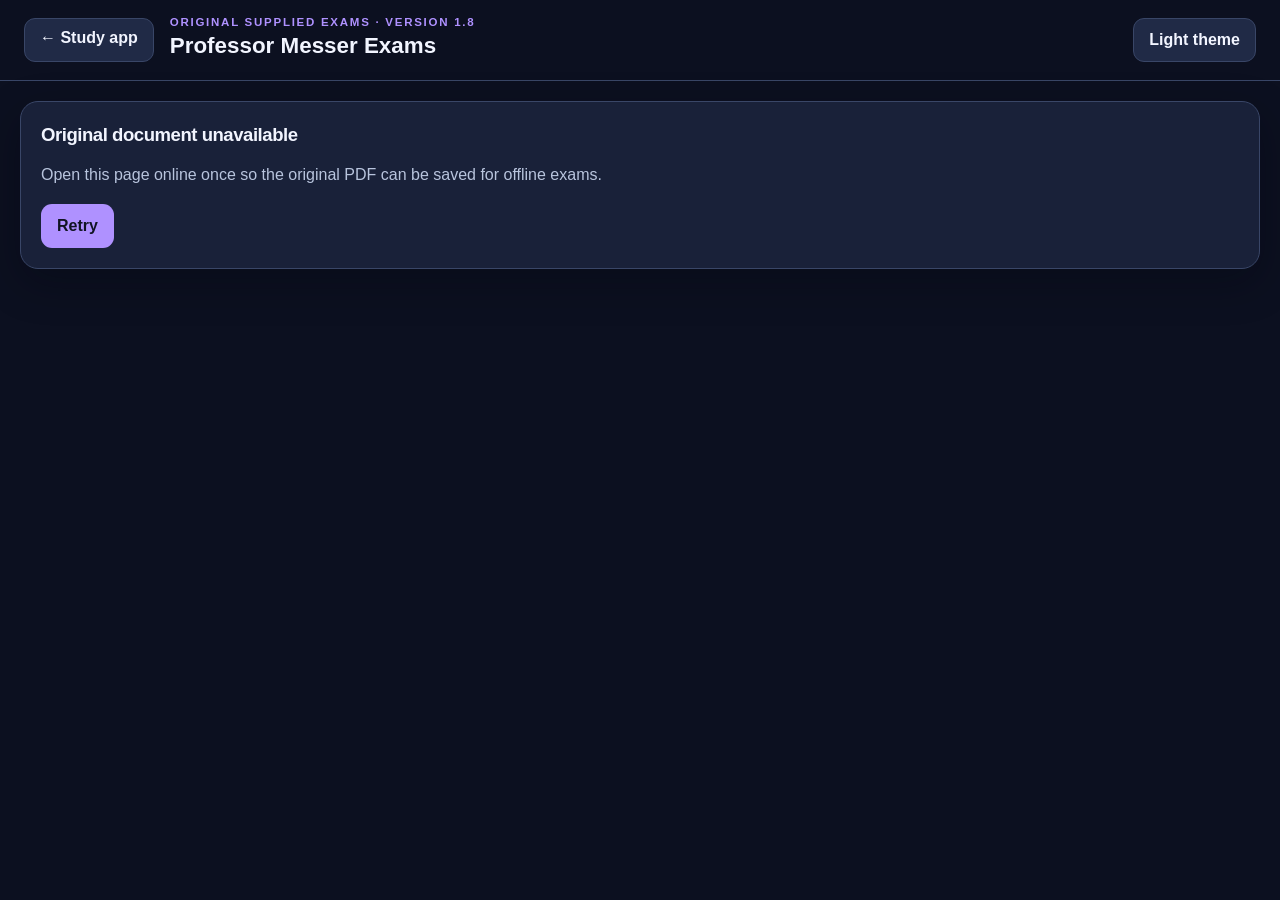
<file: messer.html>
<!doctype html><html lang="en"><head><meta charset="utf-8"><meta name="viewport" content="width=device-width, initial-scale=1, viewport-fit=cover"><meta name="theme-color" content="#101322"><title>Professor Messer Exams · Security+ Lab</title><link rel="manifest" href="manifest.json"><link rel="stylesheet" href="styles.css"><link rel="stylesheet" href="productivity.css"><script src="js/theme.js"></script><link rel="stylesheet" href="theme.css"><link rel="stylesheet" href="messer.css"><link rel="stylesheet" href="reasoning.css">
</head><body class="messer-page"><header class="messer-header"><a href="index.html" class="btn secondary">← Study app</a><div><div class="kicker">ORIGINAL SUPPLIED EXAMS · VERSION 1.8</div><h1>Professor Messer Exams</h1></div><button id="themeToggle" class="btn secondary">Light theme</button></header><main id="messerContent" aria-live="polite"><section class="card">Loading the original exam document…</section></main><div id="messerStatus" role="status"></div><script src="js/reasoning.js"></script>
<script src="js/messer-data.js"></script><script src="js/messer-pbqs.js"></script><script type="module" src="js/messer.js"></script></body></html>
</file>
<file: styles.css>
:root{
  --bg:#0b0d10;
  --bg2:#11151a;
  --panel:#151a20;
  --panel2:#1b2128;
  --panel3:#202832;
  --text:#f5f7f8;
  --muted:#9ca7b2;
  --line:#2a323b;
  --accent:#ff5b32;
  --accent2:#ffb24a;
  --good:#5ad69b;
  --bad:#ff6a78;
  --info:#69a9ff;
  --shadow:0 18px 50px rgba(0,0,0,.28);
  --radius:18px;
  --sidebar:270px;
}
*{box-sizing:border-box}
html,body{margin:0;min-height:100%;background:var(--bg);color:var(--text);font-family:Inter,ui-sans-serif,-apple-system,BlinkMacSystemFont,"Segoe UI",Roboto,Helvetica,Arial,sans-serif;overflow-x:hidden}
body{min-height:100dvh}
button,input,select{font:inherit}
button{touch-action:manipulation}
.app-shell{display:grid;grid-template-columns:var(--sidebar) minmax(0,1fr);min-height:100dvh}
.sidebar{position:sticky;top:0;height:100dvh;padding:calc(20px + env(safe-area-inset-top)) 18px calc(18px + env(safe-area-inset-bottom));border-right:1px solid var(--line);background:linear-gradient(180deg,#101419 0%,#0b0d10 75%);display:flex;flex-direction:column;z-index:50}
.brand{display:flex;gap:12px;align-items:center;padding:6px 8px 22px}.brand-mark{width:46px;height:46px;border-radius:14px;display:grid;place-items:center;font-weight:900;background:linear-gradient(135deg,var(--accent),var(--accent2));color:#111}.brand-title{font-weight:850;letter-spacing:-.02em}.brand-sub{font-size:.78rem;color:var(--muted);margin-top:3px}.nav{display:grid;gap:7px}.nav button{min-height:46px;border:0;border-radius:12px;background:transparent;color:var(--muted);display:flex;align-items:center;gap:10px;padding:0 12px;font-weight:720;text-align:left}.nav button:hover,.nav button.active{background:var(--panel2);color:var(--text)}.nav button.active::before{content:"";width:4px;height:22px;border-radius:5px;background:var(--accent)}.sidebar-foot{margin-top:auto;display:grid;gap:12px}.tiny{font-size:.76rem;color:var(--muted);line-height:1.4}
.main{min-width:0}.topbar{min-height:112px;padding:calc(20px + env(safe-area-inset-top)) clamp(18px,3vw,40px) 20px;display:flex;align-items:center;gap:16px;border-bottom:1px solid var(--line);background:rgba(11,13,16,.92);backdrop-filter:blur(16px);position:sticky;top:0;z-index:30}.title-wrap{min-width:0}.eyebrow{font-size:.72rem;letter-spacing:.16em;color:var(--accent2);font-weight:800}.topbar h1{margin:4px 0 0;font-size:clamp(1.45rem,2.8vw,2.15rem);letter-spacing:-.035em}.topbar p{margin:5px 0 0;color:var(--muted);font-size:.92rem}.top-actions{margin-left:auto}.status-chip{border:1px solid var(--line);background:var(--panel);padding:10px 12px;border-radius:999px;color:var(--muted);font-size:.82rem;font-weight:750}
.content{padding:clamp(18px,3vw,40px);max-width:1500px;margin:0 auto;width:100%}.grid{display:grid;gap:18px}.grid.two{grid-template-columns:repeat(2,minmax(0,1fr))}.grid.three{grid-template-columns:repeat(3,minmax(0,1fr))}.card{background:linear-gradient(180deg,var(--panel),#12161b);border:1px solid var(--line);border-radius:var(--radius);padding:20px;box-shadow:var(--shadow)}.card h2,.card h3{margin:0 0 8px;letter-spacing:-.025em}.card p{color:var(--muted);line-height:1.55}.hero{padding:clamp(22px,4vw,42px);position:relative;overflow:hidden}.hero::after{content:"";position:absolute;inset:auto -50px -90px auto;width:280px;height:280px;border-radius:50%;background:radial-gradient(circle,rgba(255,91,50,.18),transparent 65%)}.hero-title{font-size:clamp(2rem,5vw,4.5rem);line-height:.96;max-width:900px;letter-spacing:-.06em;margin:8px 0 16px}.hero-copy{max-width:760px;color:#b9c2ca;font-size:clamp(1rem,1.7vw,1.15rem);line-height:1.6}.kicker{font-size:.72rem;font-weight:850;letter-spacing:.15em;color:var(--accent)}.metric{padding:18px}.metric .value{font-size:clamp(1.7rem,4vw,2.6rem);font-weight:900;letter-spacing:-.05em}.metric .label{color:var(--muted);font-size:.82rem;margin-top:3px}.progress{height:9px;background:#0d1115;border-radius:999px;overflow:hidden;border:1px solid var(--line)}.progress>span{display:block;height:100%;background:linear-gradient(90deg,var(--accent),var(--accent2));border-radius:999px}
.btn{min-height:44px;border-radius:11px;border:1px solid transparent;padding:10px 15px;font-weight:780;cursor:pointer}.btn.primary{background:var(--accent);color:white}.btn.secondary{background:var(--panel2);color:var(--text);border-color:var(--line)}.btn.ghost{background:transparent;color:var(--muted);border-color:var(--line)}.full{width:100%}.btn-row{display:flex;gap:10px;flex-wrap:wrap}.icon-btn{width:44px;height:44px;border-radius:12px;border:1px solid var(--line);background:var(--panel);color:var(--text)}
.section-head{display:flex;justify-content:space-between;gap:16px;align-items:end;margin-bottom:16px}.section-head h2{margin:0}.section-head p{margin:4px 0 0;color:var(--muted)}.tag{display:inline-flex;align-items:center;gap:6px;border:1px solid var(--line);background:#11161c;color:#c9d0d6;border-radius:999px;padding:6px 9px;font-size:.73rem;font-weight:780}.tag.terminal{border-color:#355742;color:#88e1ae}.tag.visual{border-color:#5a4b2e;color:#ffc66f}.tag.config{border-color:#493946;color:#ff9dd5}
.pbq-card{display:grid;grid-template-columns:auto 1fr auto;gap:14px;align-items:center}.pbq-num{width:46px;height:46px;border-radius:14px;background:var(--panel3);display:grid;place-items:center;font-weight:900;color:var(--accent2)}.pbq-card h3{margin:0 0 4px}.pbq-card p{margin:0;font-size:.9rem}.pbq-actions{display:flex;gap:8px;align-items:center}
.terminal-shell{background:#07090c;border:1px solid #303a44;border-radius:14px;overflow:hidden;box-shadow:inset 0 0 0 1px rgba(255,255,255,.02)}.terminal-bar{display:flex;align-items:center;justify-content:space-between;background:#151a20;border-bottom:1px solid #2a323b;padding:10px 12px}.terminal-dots{display:flex;gap:6px}.terminal-dots i{width:9px;height:9px;border-radius:50%;background:#49535d}.terminal-label{font-size:.76rem;color:var(--muted);font-weight:700}.terminal-output{min-height:320px;max-height:52dvh;overflow:auto;padding:16px;font-family:"SFMono-Regular",Consolas,"Liberation Mono",Menlo,monospace;font-size:clamp(.78rem,1.5vw,.93rem);line-height:1.55;white-space:pre-wrap;color:#e8edf2;background:linear-gradient(180deg,#090c10,#07090c)}.terminal-line.good{color:var(--good)}.terminal-line.bad{color:var(--bad)}.terminal-line.dim{color:#87929d}.terminal-input-row{display:grid;grid-template-columns:auto 1fr auto;align-items:center;gap:8px;border-top:1px solid #28313a;background:#0c1015;padding:10px}.prompt{font-family:"SFMono-Regular",Consolas,monospace;color:var(--good);font-weight:800}.terminal-input{min-width:0;width:100%;height:44px;background:#0b0e12;border:1px solid #34404b;border-radius:8px;color:#fff;padding:0 11px;font-family:"SFMono-Regular",Consolas,monospace;font-size:16px}.terminal-input:focus{outline:2px solid rgba(255,91,50,.35);border-color:var(--accent)}.command-hint{padding:10px 12px;border-top:1px solid var(--line);font-size:.78rem;color:var(--muted);background:#10151a}.command-hint strong{color:var(--accent2)}
.workspace{display:grid;grid-template-columns:minmax(0,1.2fr) minmax(290px,.8fr);gap:18px;align-items:start}.instruction-panel{position:sticky;top:132px}.instruction-panel h3{margin-top:0}.steps{padding-left:20px;color:#c3cbd2}.steps li{margin:8px 0;line-height:1.5}.status-list{display:grid;gap:8px}.status-row{display:flex;justify-content:space-between;gap:12px;padding:10px 0;border-bottom:1px solid var(--line);font-size:.88rem}.status-row:last-child{border-bottom:0}.ok{color:var(--good)}.warn{color:var(--accent2)}
.table-wrap{width:100%;overflow:auto;border:1px solid var(--line);border-radius:12px;-webkit-overflow-scrolling:touch}.table{width:100%;border-collapse:collapse;min-width:720px}.table th,.table td{padding:12px 14px;border-bottom:1px solid var(--line);text-align:left;font-size:.86rem}.table th{color:#cbd4dc;background:#11161c;position:sticky;top:0}.table tr:last-child td{border-bottom:0}.select{width:100%;min-height:44px;background:#0f1419;border:1px solid #39434d;color:#fff;border-radius:9px;padding:0 10px;font-size:16px}
.choice-grid{display:grid;grid-template-columns:repeat(2,minmax(0,1fr));gap:10px}.choice{min-height:48px;text-align:left;padding:12px;border:1px solid var(--line);background:var(--panel2);border-radius:10px;color:var(--text)}.choice.selected{outline:2px solid var(--accent);border-color:transparent}.feedback{margin-top:12px;padding:12px 14px;border-radius:10px;background:#11171d;border:1px solid var(--line);color:#c8d0d7;line-height:1.5}.feedback.good{border-color:#2f6149}.feedback.bad{border-color:#6b3540}
.modal-backdrop{position:fixed;inset:0;background:rgba(0,0,0,.72);display:grid;place-items:center;padding:calc(16px + env(safe-area-inset-top)) 16px calc(16px + env(safe-area-inset-bottom));z-index:100}.modal-backdrop[hidden]{display:none}.modal{width:min(1120px,100%);max-height:calc(100dvh - 32px - env(safe-area-inset-top) - env(safe-area-inset-bottom));overflow:auto;background:var(--bg2);border:1px solid var(--line);border-radius:18px;box-shadow:0 30px 90px rgba(0,0,0,.55)}.modal-head{display:flex;justify-content:space-between;align-items:center;gap:16px;padding:16px 18px;border-bottom:1px solid var(--line);position:sticky;top:0;background:rgba(17,21,26,.96);backdrop-filter:blur(12px);z-index:4}.modal-body{padding:18px}.modal-title{font-size:1.1rem;font-weight:850}.close-btn{width:44px;height:44px;border-radius:12px;background:var(--panel2);border:1px solid var(--line);color:#fff}.toast{position:fixed;right:calc(18px + env(safe-area-inset-right));bottom:calc(18px + env(safe-area-inset-bottom));max-width:min(420px,calc(100vw - 36px));background:#191f26;border:1px solid var(--line);border-radius:12px;padding:12px 14px;box-shadow:var(--shadow);z-index:150;opacity:0;transform:translateY(10px);pointer-events:none;transition:.2s}.toast.show{opacity:1;transform:none}
.acronym-grid{display:grid;grid-template-columns:repeat(auto-fill,minmax(230px,1fr));gap:12px}.acronym-card{padding:16px;border-radius:14px;background:var(--panel);border:1px solid var(--line)}.acronym-card .acr{font-size:1.3rem;font-weight:900;color:var(--accent2)}.acronym-card .exp{font-weight:750;margin-top:5px}.acronym-card .desc{font-size:.82rem;color:var(--muted);margin-top:5px;line-height:1.45}.ports-grid{display:grid;grid-template-columns:repeat(auto-fill,minmax(260px,1fr));gap:12px}.port-card{padding:16px;border-radius:14px;background:var(--panel);border:1px solid var(--line)}.port-num{font-size:2rem;font-weight:900;color:var(--accent)}.port-name{font-weight:820}.port-meta{font-size:.78rem;color:var(--muted);margin:4px 0 8px}
.mobile-only{display:none}
@media (max-width:1100px){
  :root{--sidebar:230px}.grid.three{grid-template-columns:repeat(2,minmax(0,1fr))}.workspace{grid-template-columns:1fr}.instruction-panel{position:static}.terminal-output{max-height:46dvh}
}
@media (max-width:820px){
  .app-shell{grid-template-columns:1fr}.sidebar{position:fixed;inset:0 auto 0 0;width:min(320px,88vw);transform:translateX(-102%);transition:.2s;box-shadow:var(--shadow)}.sidebar.open{transform:none}.main{width:100%}.mobile-only{display:inline-grid;place-items:center}.topbar{min-height:100px;padding-left:16px;padding-right:16px}.content{padding:16px}.grid.two,.grid.three{grid-template-columns:1fr}.hero{padding:24px}.choice-grid{grid-template-columns:1fr}.pbq-card{grid-template-columns:auto 1fr}.pbq-actions{grid-column:1/-1}.status-chip{display:none}.modal-backdrop{padding:8px}.modal{max-height:calc(100dvh - 16px);border-radius:14px}.modal-body{padding:12px}.terminal-output{min-height:280px;max-height:48dvh}.terminal-input-row{grid-template-columns:auto 1fr}.terminal-input-row .btn{grid-column:1/-1;width:100%}
}
@media (orientation:landscape) and (max-height:700px){.topbar{position:relative}.terminal-output{max-height:52dvh}.instruction-panel{position:static}}
@supports(padding:max(0px)){.content{padding-left:max(clamp(18px,3vw,40px),env(safe-area-inset-left));padding-right:max(clamp(18px,3vw,40px),env(safe-area-inset-right))}}
/* Study workflow and assessment workspaces */
:root{color-scheme:dark}button,input,select,textarea{font:inherit}button{touch-action:manipulation}a{color:#79c9ec}button:focus-visible,a:focus-visible,select:focus-visible,input:focus-visible,textarea:focus-visible,summary:focus-visible{outline:3px solid #78d1eb;outline-offset:3px}.muted,small{color:#9fa9b8}.big-number{font-size:3rem;font-weight:750}.big-number small{font-size:1.2rem;margin-left:6px}.objective-list{display:grid;gap:10px}.objective-row{display:grid;grid-template-columns:1fr 170px;align-items:center;gap:15px;border-bottom:1px solid #303843;padding:10px 0}.objective-open{background:none;border:0;text-align:left;color:inherit;cursor:pointer;padding:12px;border-radius:10px;display:grid;gap:8px}.objective-open:hover{background:#252d39}.objective-open span{font-size:.85rem;color:#a9b7c7}.flow{display:flex;flex-wrap:wrap;gap:10px;margin:24px 0}.flow>div{flex:1 1 125px;background:#1d2e37;padding:18px;border:1px solid #355460;border-radius:12px;min-width:0}.flow b{display:block;color:#f9b85f;margin-bottom:12px}.example{border-left:3px solid #eaad62;background:#202833;padding:14px;margin-top:14px}.example p{margin-bottom:0}details{margin:18px 0}summary{cursor:pointer;min-height:44px;padding:10px 0;color:#82cfe8}textarea,.search-input{width:100%;color:#eee;background:#111720;border:1px solid #465367;border-radius:10px;padding:14px;margin:10px 0}.quiz-layout{display:grid;grid-template-columns:minmax(0,1fr) 270px;gap:20px}.quiz-meta{display:flex;justify-content:space-between;gap:15px;flex-wrap:wrap;color:#aebed0;margin-bottom:18px}.question-text{font-size:1.5rem;line-height:1.6;margin:26px 0}.answer-options{display:grid;gap:14px}.answer-option{display:flex;align-items:center;gap:15px;text-align:left;padding:18px;color:#dde5ee;background:#19212c;border:1px solid #435064;border-radius:12px;min-height:60px;cursor:pointer}.answer-option b{display:grid;place-items:center;min-width:32px;height:32px;background:#303d4f;border-radius:8px}.answer-option.selected{border-color:#f2b767;background:#3c3128}.quiz-controls{margin-top:24px}.question-nav{display:grid;grid-template-columns:repeat(5,1fr);gap:6px;margin:16px 0}.question-nav button{position:relative;background:#1a2430;color:#abb9c9;border:1px solid #3f4a58;border-radius:7px;min-height:38px;cursor:pointer}.question-nav .answered{background:#28594c;color:#fff}.question-nav .current{outline:2px solid #eeb564;outline-offset:1px}.question-nav .flagged:after{content:'';position:absolute;right:3px;top:3px;border-radius:50%;width:6px;height:6px;background:#ffbf60}.history-row{width:100%;display:flex;justify-content:space-between;align-items:center;gap:14px;text-align:left;background:none;color:inherit;border:0;border-bottom:1px solid #344153;padding:18px;cursor:pointer}.history-row span{display:grid;gap:8px}.history-row b{font-size:1.4rem;color:#efbc73}.review-option{padding:14px;border-left:3px solid #485466;margin-top:10px}.review-option.correct{border-color:#55c2a0;background:#183a31}.review-option.chosen{outline:1px solid #e4b45f}.lab-fields{display:grid;grid-template-columns:repeat(2,minmax(0,1fr));gap:20px}.lab-fields label{display:grid;gap:10px;line-height:1.6}.lab-fields select{width:100%;min-width:0;white-space:normal}.lab-group{scroll-margin-top:15px}.topology{display:flex;flex-wrap:wrap;justify-content:center;gap:18px;margin:24px 0;padding:20px;border-radius:16px;background:#102b35;border:1px solid #3b6270}.node{position:relative;flex:1 1 125px;max-width:210px;display:grid;justify-items:center;gap:12px;min-height:110px;background:#1d3b48;border:1px solid #547989;border-radius:12px;color:#dcebf2;padding:14px;cursor:pointer}.node svg{width:64px;height:50px;fill:#274654;stroke:#b7e5ef;stroke-width:2}.node:hover{border-color:#efbc73;background:#2c4b56}.evidence{white-space:pre-wrap;overflow-wrap:anywhere;background:#0c1720;color:#a9e1d6;padding:20px;line-height:1.6;border-radius:12px;max-width:100%;overflow:auto}.source-note{background:#292f3b;padding:14px;border-radius:8px}.file-label{display:grid;gap:12px;margin-top:24px}.terminal-output{white-space:pre-wrap;overflow-wrap:anywhere;max-height:360px;min-height:160px;overflow:auto;margin:0}.terminal-input-row .prompt{font-size:.8rem;overflow-wrap:anywhere}.terminal-input{min-width:0}.modal-body>.grid,.modal-body>.card,.modal-body>.terminal-shell{margin-bottom:18px}.modal-backdrop[hidden]{display:none!important}.modal{max-height:94dvh}.content,.main,.card{min-width:0}label{overflow-wrap:anywhere}#labFeedback:empty{display:none}.btn-row{flex-wrap:wrap}.btn{min-height:44px}.table-wrap{max-width:100%;overflow-x:auto}.question-nav+ p{font-size:.75rem}input[type=file]{max-width:100%}@media(max-width:1100px){.quiz-layout{grid-template-columns:1fr}.question-nav{grid-template-columns:repeat(10,minmax(0,1fr))}}@media(max-width:650px){.lab-fields{grid-template-columns:1fr}.objective-row{grid-template-columns:1fr}.status-select{width:100%}.question-nav{grid-template-columns:repeat(6,minmax(0,1fr))}.question-text{font-size:1.2rem}.terminal-input-row{flex-wrap:wrap}.terminal-input-row .prompt{width:100%}.modal{max-height:100dvh}.topology{padding:12px;gap:10px}.node{flex-basis:105px}.quiz-meta{font-size:.85rem}.history-row{padding:14px 0}.flow>div{flex-basis:100px}}
.network-map{background:radial-gradient(ellipse at center,#183841,#0e1f29);border:1px solid #426170;border-radius:16px;padding:12px;margin:20px 0}.network-map svg{display:block;width:100%;max-height:430px}.network-map p{text-align:center;font-size:.8rem}.network-link{fill:none;stroke:#477784;stroke-width:3}.network-device{cursor:pointer}.network-device>rect{fill:#203e4d;stroke:#61929e;stroke-width:1.5}.network-device:hover>rect,.network-device:focus>rect{stroke:#f1bb6f;fill:#294d5c}.network-device text{fill:#d7ebf2;font:13px ui-sans-serif,system-ui}.network-device .device-icon{fill:#1c303b;stroke:#efbc73;stroke-width:1.5}
/* Guided teaching and a bounded, touch-first examination workspace. */
[hidden]{display:none!important}button:disabled{opacity:.5;cursor:default}.course-layout{display:grid;grid-template-columns:minmax(0,1fr) 270px;gap:20px;align-items:start}.course-syllabus{position:sticky;top:130px}.syllabus-item{display:flex;gap:12px;align-items:center;width:100%;min-height:48px;padding:12px 8px;background:none;border:0;border-bottom:1px solid var(--line);color:var(--text);text-align:left}.syllabus-item span{color:var(--accent2);min-width:22px}.syllabus-item.current{background:#343027;border-radius:8px}.lesson-steps{display:flex;gap:8px;flex-wrap:wrap;margin:8px 0 24px}.lesson-steps span{padding:10px;border-radius:8px;background:#222c35;color:var(--muted)}.lesson-steps .current{background:#67351f;color:white}.teaching-copy{font-size:1.12rem;line-height:1.85!important}.concept-strip{display:grid;grid-template-columns:repeat(2,minmax(0,1fr));gap:12px;margin-top:24px}.concept-strip article{padding:16px;border:1px solid var(--line);border-radius:12px;background:#18242c}.concept-strip b,.concept-strip strong{display:block}.concept-strip b{color:var(--accent2);font-size:1.3rem;margin-bottom:8px}.concept-strip p{margin-bottom:0}.course-actions{margin-top:24px}.video-course{margin-bottom:18px}.video-row{display:flex;align-items:center;gap:14px;min-height:58px;border-bottom:1px solid var(--line)}.video-row input{width:26px;height:26px;flex-shrink:0;accent-color:var(--accent)}.video-row a{padding:14px 0;line-height:1.5;flex:1}.video-row small{white-space:nowrap}.video-course .btn-row{margin-top:18px}
.modal.lab-modal{width:calc(100vw - 16px);height:calc(100dvh - 16px);max-width:1500px;max-height:calc(100dvh - 16px);display:flex;flex-direction:column;overflow:hidden;border-radius:12px}.lab-modal .modal-head{position:static;flex-shrink:0;padding:8px 14px;min-height:60px}.lab-modal .modal-title{margin:0;font-size:1rem}.lab-modal .modal-body{padding:10px;display:flex;flex:1;flex-direction:column;min-height:0;overflow:hidden;gap:8px}.lab-workbench{display:grid;grid-template-columns:minmax(0,1fr) minmax(0,1.1fr);gap:12px;min-height:0;flex:1}.lab-reference,.lab-task{min-width:0;min-height:0;display:flex;flex-direction:column;background:#141e26;border:1px solid #35434d;border-radius:10px;padding:12px;overflow:hidden}.lab-brief{flex-shrink:0;max-height:32%;overflow:auto}.lab-brief b{font-size:.8rem;color:var(--accent2);text-transform:uppercase;letter-spacing:.08em}.lab-brief p{line-height:1.45;font-size:.9rem;margin:6px 0 12px}.lab-ref-tabs{display:flex;gap:6px;flex-wrap:wrap;flex-shrink:0;margin-bottom:8px}.lab-ref-tabs .btn{padding:7px 10px;font-size:.85rem}.lab-ref-tabs [aria-pressed=true]{border-color:var(--accent2);background:#413324}.lab-reference-panel{min-height:0;flex:1;overflow:auto}.lab-modal .network-map{margin:0;padding:6px;height:100%;display:flex;flex-direction:column}.lab-modal .network-map svg{flex:1;min-height:0;max-height:none}.lab-modal .network-map p{margin:6px;font-size:.75rem}.lab-modal .table{min-width:0;table-layout:auto}.lab-modal .table th,.lab-modal .table td{padding:8px 5px;font-size:.78rem;overflow-wrap:anywhere}.lab-modal .table-wrap{overflow:auto}.lab-modal .evidence{padding:10px;font-size:.83rem;line-height:1.45}.lab-modal details{margin:0}.lab-modal .terminal-shell{height:100%;display:flex;flex-direction:column;min-height:0}.lab-modal .terminal-output{flex:1;min-height:50px;max-height:none;padding:10px;font-size:.82rem}.lab-modal .terminal-bar{font-size:.78rem;padding:8px}.lab-modal .terminal-input-row{display:grid;grid-template-columns:minmax(0,1fr) auto;padding:8px;gap:6px;flex-shrink:0}.lab-modal .terminal-input-row .prompt{grid-column:1/-1;font-size:.75rem}.lab-modal .terminal-input-row .btn{grid-column:auto;width:auto}.task-nav{display:grid;gap:6px;flex-shrink:0;margin-bottom:8px}.task-nav label{font-size:.82rem;color:var(--accent2);display:flex;justify-content:space-between}.task-nav .btn-row{justify-content:space-between}.task-nav .btn{font-size:.82rem;padding:8px}.task-area{flex:1;min-height:0;overflow:auto}.lab-modal .lab-group{padding:10px;box-shadow:none;margin:0}.lab-modal .lab-group h3{font-size:.92rem}.lab-modal .lab-fields{gap:10px;grid-template-columns:repeat(2,minmax(0,1fr))}.lab-modal .lab-fields label{gap:5px;font-size:.85rem;line-height:1.4}.lab-modal .select{font-size:16px;min-height:44px;padding:0 6px}.lab-footer{flex-shrink:0;padding:8px 4px 0;margin:0!important}.lab-footer>.btn-row{align-items:center;justify-content:flex-end}.lab-footer #labSavedCount{margin-right:auto;font-size:.8rem}.lab-results{display:none}.show-lab-results .lab-workbench{display:none}.show-lab-results .lab-footer{min-height:0;flex:1;display:flex;flex-direction:column}.show-lab-results .lab-results{display:block;overflow:auto;min-height:0;flex:1;padding:10px}.lab-modal .lab-results .feedback{font-size:.9rem}.lab-modal .lab-results h2{margin:10px 0}
@media(max-width:1100px){.course-layout{grid-template-columns:1fr}.course-syllabus{position:static}.lab-modal .lab-brief p{font-size:.84rem}}
@media(max-width:700px){.concept-strip{grid-template-columns:1fr}.lab-workbench{grid-template-columns:1fr;grid-template-rows:minmax(140px,.8fr) minmax(200px,1.2fr)}.lab-reference,.lab-task{padding:8px}.lab-brief{max-height:35%}.lab-modal .modal-title{font-size:.85rem}.lab-modal .task-nav{grid-template-columns:1fr 1fr}.task-nav label{grid-column:1/-1}.task-nav .btn-row{flex-wrap:nowrap}.lab-modal .task-nav .btn{padding:4px;font-size:.72rem}.lab-modal .lab-fields{gap:8px}.lab-footer .btn{font-size:.8rem;padding:8px}.lab-footer #labSavedCount{display:none}}
.modal-backdrop:has(.lab-modal){padding:8px}
/* School dashboard: distinguish completed lessons from demonstrated proficiency. */
.performance-strip{display:flex;flex-wrap:wrap;gap:14px 28px;border:1px solid #3d5660;border-radius:12px;background:#142831;padding:16px;line-height:1.6}.performance-strip b{color:#9cdeed;font-size:1.2rem}.performance-strip small{flex-basis:100%}
.school-matrix tbody td:first-child{position:sticky;left:0;background:#151f28;z-index:1}
.school-metrics{display:grid;grid-template-columns:repeat(4,minmax(0,1fr));gap:12px}.school-metrics article{padding:20px;border:1px solid #364857;border-radius:15px;background:linear-gradient(140deg,#172b35,#161b24);display:grid;gap:10px;min-width:0}.school-metrics strong{font-size:clamp(1.4rem,2.2vw,2.2rem);color:#f7bd75}.school-metrics span{font-size:.82rem;color:#c2ccd5;line-height:1.5}.study-budget{display:flex;gap:16px;flex-wrap:wrap;align-items:center;border:1px solid var(--line);padding:16px;border-radius:12px}.study-budget label{display:grid;gap:8px;flex:0 1 185px;font-size:.82rem}.study-budget p{flex:1 1 250px;margin:0;line-height:1.7}.domain-timeline{display:grid;grid-template-columns:repeat(5,minmax(0,1fr));gap:10px;margin-top:18px}.domain-stop{position:relative;display:flex;flex-direction:column;gap:10px;align-items:flex-start;text-align:left;color:var(--text);background:#19252f;border:1px solid #3e515d;border-radius:12px;padding:14px;cursor:pointer;min-height:220px}.domain-stop.done{border-color:#5cb89b;background:#18342d}.domain-stop strong{font-size:.95rem;flex:1}.domain-stop>span:not(.domain-number){font-size:.8rem}.domain-stop .progress{width:100%;margin-top:auto;flex-shrink:0}.domain-number{width:34px;height:34px;display:grid;place-items:center;border-radius:50%;background:#2c4351;color:#ffd092;font-weight:800}.domain-stop.done .domain-number{background:#2c624d}.domain-stop small{line-height:1.5;font-size:.7rem}.domain-section{scroll-margin-top:130px}.matrix-wrap{overflow:auto;max-width:100%}.school-matrix{border-collapse:collapse;width:100%;font-size:.83rem;min-width:890px}.school-matrix th{text-align:left;color:#e5bc83;padding:12px 8px;border-bottom:2px solid #405364;background:#13222b;vertical-align:bottom}.school-matrix td{padding:12px 8px;border-bottom:1px solid #344450;vertical-align:top;line-height:1.5}.school-matrix td:first-child{min-width:170px;max-width:220px}.school-matrix td:last-child{min-width:170px;max-width:250px}.school-matrix small{display:block;margin-top:5px;line-height:1.45}.school-matrix .objective-open{padding:0;min-height:44px}.score-link{border:0;background:none;color:#8bd1e7;text-decoration:underline;min-height:44px;padding:4px;font:inherit;text-align:left}.readiness{display:inline-block;border:1px solid #566370;border-radius:7px;padding:5px 8px;font-size:.76rem;color:#c3ccd4;line-height:1.5}.readiness.r0{background:#472731;border-color:#ad6676;color:#ffd0d7}.readiness.r1{background:#4a3824;border-color:#b68d56;color:#ffe0b0}.readiness.r2{background:#223d4b;border-color:#6ba4bb;color:#c5edff}.readiness.r3{background:#1b4235;border-color:#69b092;color:#bcf1d8}.review-task{display:flex;gap:20px;justify-content:space-between;align-items:center;padding:16px 0;border-bottom:1px solid #344450}.review-task p{margin:8px 0}.review-task .btn{flex-shrink:0}.objective-metrics{display:flex;gap:10px;flex-wrap:wrap;align-items:center;padding:12px;border:1px solid #354450;border-radius:10px;margin-bottom:16px;font-size:.84rem}.objective-metrics>span:not(.readiness){padding:6px 10px;border-right:1px solid #3e4e59}.class-tabs{display:flex;gap:8px;flex-wrap:wrap;margin-bottom:18px}.class-tabs .btn{flex:1 1 150px}.watch-heading{margin-top:24px!important}.practice-stage{display:grid;gap:12px;background:#1b2933;border:1px solid #40505e;border-radius:12px;padding:16px}.practice-stage p{margin:0}.practice-stage strong{font-size:1.7rem;color:#edbc79}.class-status{margin-top:18px!important}.class-status label{display:block;margin-bottom:10px}.class-status .select{max-width:320px}.class-status p{font-size:.8rem}ul li{line-height:1.6;margin:8px 0}
@media(max-width:1200px){.school-metrics{grid-template-columns:repeat(2,minmax(0,1fr))}.domain-timeline{grid-template-columns:repeat(3,minmax(0,1fr))}.domain-stop{min-height:205px}}
@media(max-width:700px){.school-metrics article{padding:14px}.school-metrics strong{font-size:1.4rem}.domain-timeline{grid-template-columns:repeat(2,minmax(0,1fr))}.review-task{align-items:flex-start;flex-direction:column;gap:12px}.domain-section .section-head{display:block}.class-tabs .btn{flex-basis:40%;font-size:.8rem;padding:10px}.study-budget label{flex:1 1 120px}}
@media(max-width:1100px){.school-matrix{min-width:0;display:block}.school-matrix thead{display:none}.school-matrix tbody{display:grid;gap:14px}.school-matrix tr{display:grid;grid-template-columns:repeat(3,minmax(0,1fr));border:1px solid #3d515f;border-radius:12px;overflow:hidden;background:#15232d}.school-matrix td{min-width:0!important;max-width:none!important;border-bottom:1px solid #304653;padding:10px}.school-matrix tbody td:first-child,.school-matrix td:last-child{grid-column:1/-1;position:static}.school-matrix td:before{content:attr(data-column);display:block;color:#adc4d4;font-size:.72rem;margin-bottom:5px}.school-matrix td:first-child:before{display:none}.school-matrix .objective-open{padding:4px}.school-matrix td:last-child small{max-width:100%}}
</file>
<file: productivity.css>
:root{color-scheme:dark;--sidebar:240px}
small,.muted{color:var(--muted)}a{color:var(--info)}button{cursor:pointer}button:focus-visible,a:focus-visible,select:focus-visible,input:focus-visible,summary:focus-visible{outline-color:var(--accent)}.sidebar{color:var(--text);background:var(--bg2);--muted:var(--muted);--panel2:var(--panel2);--text:#f5f7f8;border:0}.sidebar .brand-mark{color:#111;background:var(--accent)}.sidebar .brand-sub{color:var(--muted)}.sidebar .nav button{font-size:.86rem}.topbar{background:var(--panel);min-height:105px;backdrop-filter:blur(16px)}.eyebrow{color:var(--accent)}.card{background:var(--panel);box-shadow:var(--shadow)}.card h2{font-size:1.16rem;line-height:1.35}.card h3{line-height:1.4}.card p{color:var(--muted)}.content{padding:24px}.progress{background:var(--panel);border:0;height:7px}.progress>span{background:linear-gradient(90deg,var(--accent),var(--accent2))}.tag{background:var(--panel);color:var(--muted);border-color:var(--line)}.modal{background:var(--panel);box-shadow:0 25px 90px #00000088}.modal-head{background:var(--panel)}.close-btn{color:var(--text)}.toast{color:white}.select,textarea,.search-input{background:var(--panel);color:var(--text);border-color:var(--line)}summary,.score-link{color:var(--accent)}.example,.flow>div,.practice-stage,.source-note{background:var(--panel);border-color:var(--line);color:var(--text)}.flow b,.practice-stage strong{color:var(--accent)}.objective-open:hover{background:var(--panel)}.objective-open span{color:var(--muted)}.readiness{background:var(--panel);color:var(--muted);border-color:var(--line)}.readiness.r0{background:#341d24;color:var(--bad);border-color:#67404a}.readiness.r1{background:#33291b;color:var(--accent2);border-color:#66512f}.readiness.r2{background:#192a40;color:var(--info);border-color:#35557c}.readiness.r3{background:#172f26;color:var(--good);border-color:#315a48}.history-row{border-color:var(--line)}.history-row b{color:var(--accent)}.history-row:hover{background:var(--panel)}.review-task{border-color:var(--line)}.school-matrix th{background:var(--panel);color:var(--muted);border-color:var(--line)}.school-matrix td{border-color:var(--line)}.school-metrics article{background:var(--panel);border-color:var(--line)}.school-metrics strong{color:var(--accent)}.school-metrics span{color:var(--muted)}.performance-strip{background:var(--panel)!important;color:var(--text)!important;border-color:var(--line)!important}.performance-strip b{color:var(--accent)!important}
.visual-kpis{display:grid;grid-template-columns:repeat(4,minmax(0,1fr));gap:14px}.visual-kpis article{display:flex;flex-direction:column;gap:12px;border-top:3px solid var(--accent)}.visual-kpis article:nth-child(2){border-top-color:var(--info)}.visual-kpis article:nth-child(3){border-top-color:var(--good)}.visual-kpis article:nth-child(4){border-top-color:var(--accent2)}.visual-kpis strong{font-size:clamp(1.4rem,2.1vw,2.3rem);letter-spacing:-.04em;line-height:1.25}.visual-kpis small{font-size:.73rem;line-height:1.4}.visual-kpis em{font-size:1rem;font-style:normal;color:var(--muted);font-weight:400}.dashboard-pair{display:grid;grid-template-columns:1.15fr 1fr;gap:18px}.next-class{display:flex;align-items:center;gap:20px;background:linear-gradient(130deg,var(--panel),var(--panel))}.next-class h2{font-size:1.4rem;margin-top:12px}.next-class>div:first-child{flex:1}.ring{width:128px;height:128px;flex:0 0 128px;border-radius:50%;background:conic-gradient(var(--ring-color,var(--accent)) calc(var(--value)*1%),var(--panel) 0);display:grid;place-items:center}.ring>div{width:102px;height:102px;border-radius:50%;background:var(--panel);display:flex;align-items:center;justify-content:center;flex-direction:column;gap:5px}.ring strong{font-size:1.65rem}.ring small{font-size:.75rem}.domain-chart{display:flex;align-items:center;gap:12px;background:transparent;border:0;border-radius:12px;color:var(--text);text-align:left;padding:12px 4px;width:100%;min-height:70px}.domain-chart:hover{background:var(--panel)}.domain-chart>div{flex:1}.domain-chart strong{font-size:.85rem}.domain-chart .progress{margin:9px 0 5px}.domain-chart small{font-size:.72rem}.domain-number{background:var(--panel);color:var(--accent);flex-shrink:0}.trend-bars{height:240px;display:flex;gap:8px;align-items:stretch;padding:25px 0 30px;border-bottom:1px solid var(--line);margin-bottom:12px}.trend-bars button{position:relative;flex:1;min-width:0;background:transparent;border:0;padding:0;display:flex;align-items:center;justify-content:end;flex-direction:column;gap:6px;color:var(--text)}.trend-bars span{display:block;width:70%;max-width:42px;border-radius:7px 7px 2px 2px;min-height:4px;flex-shrink:1}.trend-bars b{font-size:.72rem}.trend-bars small{position:absolute;top:calc(100% + 7px);white-space:nowrap;font-size:.6rem;transform:rotate(-25deg)}.chart-empty{min-height:220px;display:flex;align-items:center;justify-content:center;flex-direction:column;text-align:center;background:repeating-linear-gradient(0deg,var(--panel) 0,var(--panel) 47px,var(--panel) 48px);border-radius:10px}.chart-empty>span{font-size:2.5rem;color:var(--accent)}.chart-empty p{max-width:280px;font-size:.85rem}.mastery-map{display:grid;grid-template-columns:repeat(7,minmax(0,1fr));gap:8px}.mastery-cell{border:1px solid var(--line);background:var(--panel);border-radius:10px;display:grid;gap:6px;padding:11px 3px;color:var(--muted);min-height:65px}.mastery-cell span{font-size:.72rem}.signal-0{background:#341d24;color:var(--bad);border-color:#67404a}.signal-1{background:#33291b;color:var(--accent2);border-color:#66512f}.signal-2{background:#192a40;color:var(--info);border-color:#35557c}.signal-3{background:#172f26;color:var(--good);border-color:#315a48}.map-legend{display:flex;flex-wrap:wrap;gap:12px;font-size:.7rem;margin-top:18px;color:var(--muted)}.low{color:var(--bad)}.mid{color:var(--accent2)}.high{color:var(--good)}.domain-picker{display:grid;grid-template-columns:repeat(5,minmax(0,1fr));gap:10px}.domain-picker .btn{display:grid;gap:6px}.domain-picker small{font-weight:400;color:inherit;font-size:.7rem}.domain-banner{display:flex;justify-content:space-between;align-items:center;gap:20px}.domain-banner h2{font-size:1.7rem;margin-top:10px}.mini-facts{display:flex;gap:16px;flex-wrap:wrap;font-size:.84rem;color:var(--muted);margin:15px 0}.mini-facts b{color:var(--text)}.lesson-grid{display:grid;grid-template-columns:repeat(2,minmax(0,1fr));gap:16px}.lesson-card{display:flex;flex-direction:column;align-items:flex-start;gap:10px}.lesson-card h2{min-height:2.7em}.lesson-card .progress{width:100%}.lesson-card p{font-size:.8rem;margin:0}.lesson-card>.btn{width:100%;margin-top:auto}.lesson-shortcuts{display:flex;gap:7px;width:100%}.lesson-shortcuts .btn{flex:1;padding:9px 5px;font-size:.75rem}.objective-dashboard{display:flex;align-items:center;gap:24px;background:var(--panel);border:1px solid var(--line);border-radius:16px;padding:20px;margin-bottom:16px}.objective-dashboard .ring{width:94px;height:94px;flex-basis:94px}.objective-dashboard .ring>div{width:76px;height:76px}.objective-dashboard .ring strong{font-size:1.25rem}.objective-dashboard p{font-size:.85rem;color:var(--muted)}.intro-topics{display:grid;grid-template-columns:repeat(2,minmax(0,1fr));gap:16px;margin-bottom:18px}.intro-topic h3{font-size:1.15rem;margin:10px 0}.intro-topic h4{font-size:.85rem;margin:20px 0 0}.teaching-copy{line-height:1.8!important;font-size:1.02rem}.memory-hook{background:var(--panel);border-left:3px solid var(--accent);padding:14px;border-radius:8px;display:grid;gap:8px;margin-top:18px}.memory-hook small{font-size:.66rem;color:var(--accent);font-weight:700;letter-spacing:.1em}.memory-hook strong{color:var(--accent)}.memory-sheet,.acronym-sheet{margin:20px 0}.memory-sheet>div,.acronym-sheet>div{display:grid;grid-template-columns:1fr 1fr;gap:16px;padding:12px 0;border-bottom:1px solid var(--line);font-size:.9rem;line-height:1.5}.memory-sheet dt,.acronym-sheet dt{font-weight:700}.memory-sheet dd,.acronym-sheet dd{margin:0;color:var(--muted)}.completion-card{max-width:760px;margin:30px auto;padding:36px;text-align:center}.completion-card .ring{margin:0 auto 24px}.completion-card .btn-row{justify-content:center;margin-top:28px}.completion-card h2{font-size:1.6rem;margin-top:12px}
.answer-option{color:var(--text);background:var(--panel);border-color:var(--line)}.answer-option b{background:var(--panel)}.answer-option.selected{border-color:var(--accent);background:var(--panel)}.quiz-meta{color:var(--muted)}.question-nav button{background:var(--panel);color:var(--muted);border-color:var(--line);min-height:44px}.question-nav .answered{background:var(--good);color:#111}.question-nav .current{outline-color:var(--accent)}.review-option.correct{background:#172f26;color:var(--good)}.review-option{border-color:var(--line)}.review-option.chosen{outline-color:var(--accent)}
.lab-modal{color-scheme:dark;--bg2:#11151a;--panel:#151a20;--panel2:#1b2128;--text:#f5f7f8;--muted:#adbbca;--line:#35434d;--accent:#ff5b32;--accent2:#ffb24a;background:#11151a;color:#f5f7f8}.lab-modal .modal-head{background:#11151a}.lab-modal .card{background:#151a20}.lab-modal .select{background:#1b2128;color:#f5f7f8}.lab-modal small{color:#adbbca}.lab-modal .example{background:#202833;color:#f5f7f8}.lab-modal .close-btn{color:var(--panel)}
@media(max-width:1200px){.visual-kpis{grid-template-columns:repeat(2,minmax(0,1fr))}.next-class .ring{display:none}.dashboard-pair{grid-template-columns:1fr 1fr}.mastery-map{grid-template-columns:repeat(7,minmax(0,1fr))}}@media(max-width:850px){.dashboard-pair{grid-template-columns:1fr}.intro-topics{grid-template-columns:1fr}.content{padding:16px}.domain-picker{gap:5px}.domain-picker .btn{font-size:.75rem;padding:12px 3px}.domain-banner h2{font-size:1.35rem}.lesson-grid{grid-template-columns:1fr}.history-row{gap:10px;font-size:.85rem}.history-row>span:last-child{font-size:.7rem}.mastery-map{grid-template-columns:repeat(7,minmax(0,1fr))}}@media(max-width:500px){.visual-kpis{gap:9px}.visual-kpis .card{padding:14px}.domain-banner .ring{width:90px;height:90px;flex-basis:90px}.domain-banner .ring>div{width:72px;height:72px}.domain-banner .ring strong{font-size:1.2rem}.domain-banner{padding:14px;gap:10px}.objective-dashboard{gap:12px;padding:12px}.mini-facts{gap:10px}.memory-sheet>div{grid-template-columns:1fr;gap:6px}.completion-card{padding:22px}.mastery-map{gap:5px}.mastery-cell{font-size:.8rem}.lesson-shortcuts .btn{font-size:.7rem}}
.syllabus-item.current{background:var(--panel)}.lesson-steps span{background:var(--panel)}.lesson-steps .current{background:var(--accent);color:white}.concept-strip article{background:var(--panel)}.feedback{color:var(--text);background:var(--panel)}.lab-modal .feedback{color:#f5f7f8;background:#1b2933}.network-map p{color:#c4d8e5}.hero-copy{color:var(--muted)}
@media(min-width:1001px){.visual-kpis{grid-template-columns:repeat(4,minmax(0,1fr))}.visual-kpis article{padding:16px}.visual-kpis strong{font-size:1.5rem}}
.section-summary{margin-bottom:18px}.section-summary h2{margin-top:8px}.section-summary .progress{max-width:500px}.section-summary p{font-size:.85rem}

/* Original Security+ dark brand, shared by every learning surface. */
.sidebar .brand-mark{background:linear-gradient(135deg,var(--accent),var(--accent2));color:#111}.topbar,.modal-head{background:rgba(11,13,16,.94)}.modal{background:var(--bg2)}.ring{background:conic-gradient(var(--ring-color,var(--accent)) calc(var(--value)*1%),var(--panel3) 0)}.ring>div{background:var(--panel)}.next-class{background:linear-gradient(130deg,#281b17,var(--panel))}.memory-hook{background:#2b211b;border-left-color:var(--accent2)}.memory-hook small,.memory-hook strong{color:var(--accent2)}.domain-number{background:var(--panel3);color:var(--accent2)}.answer-option.selected{background:#322019;border-color:var(--accent)}.progress{background:var(--bg)}.btn.primary,.lesson-steps .current{color:#111}.lab-modal .close-btn{color:var(--text)}
</file>
<file: theme.css>
:root,[data-theme="dark"]{color-scheme:dark;--bg:#0c1020;--bg2:#101629;--panel:#192139;--panel2:#202a46;--panel3:#283455;--text:#f2f5ff;--muted:#b8c4dd;--line:#394667;--accent:#af91ff;--accent2:#66dded;--info:#72d8f2;--good:#72dfb1;--bad:#ff8799;--shadow:0 14px 42px #02051055}
[data-theme="dark"] .sidebar{background:linear-gradient(180deg,#151931,#0c1020)}
[data-theme="dark"] .sidebar .brand-mark,[data-theme="dark"] .btn.primary,[data-theme="dark"] .lesson-steps .current{color:#101322}
[data-theme="dark"] .topbar,[data-theme="dark"] .modal-head{background:#101629f2}
[data-theme="dark"] .next-class{background:linear-gradient(130deg,#29244a,var(--panel))}
[data-theme="dark"] .memory-hook{background:#292949;border-left-color:var(--accent2)}
[data-theme="dark"] .answer-option.selected{background:#30274e;border-color:var(--accent)}
[data-theme="dark"] .readiness.r0,[data-theme="dark"] .signal-0{background:#462435;color:#ffc6ce}
[data-theme="dark"] .readiness.r1,[data-theme="dark"] .signal-1{background:#3d3540;color:#e2c5fa}
[data-theme="dark"] .readiness.r2,[data-theme="dark"] .signal-2{background:#203d54;color:#9feaff}
[data-theme="dark"] .readiness.r3,[data-theme="dark"] .signal-3{background:#19443c;color:#aff5d2}
[data-theme="dark"] .lab-modal{--bg2:#101629;--panel:#192139;--panel2:#202a46;--text:#f2f5ff;--muted:#b8c4dd;--line:#394667;--accent:#af91ff;--accent2:#66dded;background:var(--bg2);color:var(--text)}
[data-theme="dark"] .lab-modal .modal-head{background:var(--bg2)}
[data-theme="dark"] .lab-modal .card{background:var(--panel)}
[data-theme="dark"] .lab-modal .select{background:var(--panel2);color:var(--text)}
[data-theme="dark"] .lab-modal .example{background:var(--panel2);color:var(--text)}
[data-theme="light"]{color-scheme:light;--bg:#f4f6fb;--bg2:#eef1fa;--panel:#fff;--panel2:#f2f5fd;--panel3:#e9edfb;--text:#17233d;--muted:#51617c;--line:#d9e1ef;--accent:#6748cb;--accent2:#087b95;--info:#087b95;--good:#16775d;--bad:#ba3b55;--shadow:0 14px 40px #26305217}
[data-theme="light"] body,[data-theme="light"] .main{background:var(--bg);color:var(--text)}
[data-theme="light"] .sidebar{background:#e9e8f6;color:var(--text);--text:#17233d}
[data-theme="light"] .sidebar .brand-mark,[data-theme="light"] .btn.primary,[data-theme="light"] .lesson-steps .current{color:#fff}
[data-theme="light"] .topbar,[data-theme="light"] .modal-head{background:#fffffff2}
[data-theme="light"] .next-class{background:linear-gradient(130deg,#efebff,var(--panel))}
[data-theme="light"] .memory-hook{background:#f2efff;border-left-color:var(--accent)}
[data-theme="light"] .answer-option.selected{background:#f1edff;border-color:var(--accent)}
[data-theme="light"] .lab-modal{color-scheme:light;--bg2:#f4f6fb;--panel:#fff;--panel2:#eef1fa;--text:#17233d;--muted:#51617c;--line:#d9e1ef;--accent:#6748cb;--accent2:#087b95;background:var(--bg2);color:var(--text)}
[data-theme="light"] .lab-modal .modal-head,[data-theme="light"] .lab-modal .card{background:var(--panel)}
[data-theme="light"] .lab-modal .select{background:var(--panel);color:var(--text)}
[data-theme="light"] .lab-modal .example{background:var(--panel2);color:var(--text)}
[data-theme="light"] .lab-modal small{color:var(--muted)}
[data-theme="light"] .readiness.r0,[data-theme="light"] .signal-0{background:#fff0f1;color:#a82842}
[data-theme="light"] .readiness.r1,[data-theme="light"] .signal-1{background:#fff4dc;color:#825a0b}
[data-theme="light"] .readiness.r2,[data-theme="light"] .signal-2{background:#e7f5ff;color:#135c82}
[data-theme="light"] .readiness.r3,[data-theme="light"] .signal-3{background:#e4f8ef;color:#165d45}
.deeper-lesson{border-left:4px solid var(--accent2)}.deeper-lesson p{line-height:1.75;color:var(--text)}.deeper-lesson h3{margin-top:20px}.deeper-lesson li{margin:8px 0;line-height:1.6}
@media(max-width:650px){#themeToggle{font-size:.72rem;padding:7px;min-height:44px}}
</file>
<file: reasoning.css>
.reflection{border-top:1px solid var(--line,#46506c);margin-top:1rem;padding-top:1rem}.reflection label{display:block;margin:.65rem 0}.reflection textarea{width:100%;box-sizing:border-box;min-height:90px;background:var(--panel,#20283d);color:var(--text,#eee);border:1px solid var(--line,#68708a);border-radius:8px;padding:12px;font:inherit}.reflection select{margin-left:12px;padding:8px;background:var(--panel,#20283d);color:var(--text,#eee)}.reason-chips{display:flex;flex-wrap:wrap;gap:8px}.reason-chips label{padding:9px;border:1px solid var(--line,#68708a);border-radius:8px;margin:0;cursor:pointer}.reason-chips label:has(:checked){border-color:var(--accent,#a89aff);background:color-mix(in srgb,var(--accent,#a89aff) 15%,transparent)}.choice-row{display:flex;gap:8px;margin:8px 0;align-items:stretch}.choice-row>.answer-option,.choice-row>.messer-choice{flex:1;min-width:0;margin:0}.cross-choice{min-width:76px;border-radius:8px;border:1px solid var(--line,#68708a);background:transparent;color:inherit;cursor:pointer}.eliminated span{text-decoration:line-through;opacity:.65}.reflection-summary{border-left:3px solid var(--accent,#a89aff);padding:8px 14px;margin:16px 0}.saved-note,.question-text{white-space:pre-wrap}.reason-counts{display:flex;flex-wrap:wrap;gap:12px}.skip-dialog{max-width:520px;width:calc(100% - 40px);box-sizing:border-box;border:1px solid var(--line,#68708a);border-radius:16px;padding:24px;background:var(--panel,#20283d);color:var(--text,#eee)}.skip-dialog::backdrop{background:#0009}.pbq-section-nav{position:sticky;top:0;background:var(--panel,#20283d);z-index:2;padding:8px;border:1px solid var(--line,#68708a);display:flex;flex-wrap:wrap;gap:6px}.pbq-section-nav button{min-height:44px}.pbq-answer-section{scroll-margin-top:120px}.study-guide p{line-height:1.75}.study-guide details{margin:12px 0;padding:12px;border:1px solid var(--line,#68708a);border-radius:8px}.study-guide summary{cursor:pointer;font-weight:700}.study-guide pre{white-space:pre-wrap;overflow-wrap:anywhere;padding:16px;background:var(--panel2,#151b2a);border-radius:8px}.study-guide table{border-collapse:collapse;width:100%}.study-guide th,.study-guide td{padding:10px;text-align:left;border-bottom:1px solid var(--line,#68708a);vertical-align:top}.study-guide .guide-flow{display:grid;grid-template-columns:repeat(auto-fit,minmax(140px,1fr));gap:10px}.guide-flow div{padding:15px;border:1px solid var(--accent,#a89aff);border-radius:8px}.guide-flow b{display:block}.guide-case{border-left:3px solid var(--accent,#a89aff);padding:12px}.study-guide a{color:var(--accent,#a89aff)}@media(max-width:600px){.cross-choice{min-width:55px}.study-guide table{font-size:.9rem}}
.pbq-section-nav button{min-width:44px;padding:7px}.blank-intent{display:block;margin-top:6px;font-size:.9rem}.blank-intent input{min-width:20px;min-height:20px;vertical-align:middle}.reflection input[type=checkbox]{min-width:20px;min-height:20px;vertical-align:middle}.cross-choice:focus-visible,.reflection :focus-visible{outline:3px solid var(--accent,#a89aff);outline-offset:2px}
</file>
<file: targeted.css>
/* Scoped additions preserve the app's existing light/dark theme. */
.target-track-grid,.target-compare{display:grid;grid-template-columns:repeat(2,minmax(0,1fr));gap:16px}
.target-track{display:flex;flex-direction:column;gap:4px}.target-track .btn-row{margin-top:auto}.target-evidence{font-size:.85rem;color:var(--muted)}
.target-kpis{display:grid;grid-template-columns:repeat(4,minmax(0,1fr));gap:16px;margin:20px 0}.target-kpis div{display:flex;flex-direction:column;gap:6px}.target-kpis strong{font-size:2rem;color:var(--accent)}.target-kpis span{font-size:.85rem}
.target-tabs{display:flex;gap:8px;flex-wrap:wrap}.target-tabs button{flex:1;min-width:140px}.target-root .card{margin-bottom:16px}.target-root h3{line-height:1.5}.target-root p{line-height:1.7}
.target-diagram{margin:18px 0;padding:24px;border:1px solid var(--line,#3a4359);border-radius:16px;background:var(--panel2,var(--panel));overflow:hidden}.target-diagram figcaption{font-size:1.1rem;font-weight:750;margin-bottom:20px}
.target-path{display:flex;align-items:stretch;gap:10px;justify-content:center}.target-node{flex:1;min-width:0;border:2px solid var(--line,#536078);border-radius:12px;padding:16px 12px;display:flex;flex-direction:column;justify-content:center;gap:8px;text-align:center;background:var(--panel)}.target-node b{font-size:1rem;overflow-wrap:anywhere}.target-node span{font-size:.85rem;line-height:1.5}.target-node.selected{border-color:var(--accent);box-shadow:0 0 0 2px color-mix(in srgb,var(--accent) 20%,transparent)}.target-arrow{align-self:center;font-size:1.5rem;color:var(--accent)}
.target-callout,.target-transfer{border-left:4px solid var(--accent);padding:16px 20px;background:color-mix(in srgb,var(--accent) 9%,transparent);border-radius:4px 12px 12px 4px}.target-boundary{border-top:1px dashed var(--muted);padding-top:16px;line-height:1.7}.target-lanes{display:grid;gap:20px}.muted-node{margin-top:18px;border-style:dashed;color:var(--muted)}
.target-email-inputs{display:grid;grid-template-columns:1fr 1fr;gap:18px;margin-bottom:20px}.target-email-inputs label{display:grid;gap:8px}.target-email-inputs select{max-width:100%;padding:12px;background:var(--panel);color:var(--text);border:1px solid var(--line,#536078);border-radius:8px}
.target-log{background:var(--panel2,var(--panel));border:1px solid var(--line,#536078);padding:20px;border-radius:12px}.target-log button{display:block;width:100%;padding:14px;text-align:left;white-space:normal;overflow-wrap:anywhere;background:var(--panel);color:var(--text);border:1px solid var(--line,#536078);border-radius:6px;margin:10px 0;font-size:1rem}.target-log button.selected{border-color:var(--accent)}.target-log code{white-space:normal}
.target-compare article{padding:20px;border:1px solid var(--line,#536078);border-radius:12px}.target-compare h4{color:var(--accent);margin-top:0}.target-compare p span{font-weight:700}.target-source{padding:16px 0;border-top:1px solid var(--line,#536078)}.target-source blockquote{margin:12px 0;padding:12px 18px;border-left:3px solid var(--accent);white-space:pre-wrap;overflow-wrap:anywhere}.target-steps{padding-left:24px}.target-steps li{padding:10px}.target-scenario{font-size:1.15rem}.target-root textarea{width:100%;box-sizing:border-box;background:var(--panel);color:var(--text);border:1px solid var(--line,#536078);border-radius:8px;padding:14px;font:inherit;margin:12px 0}
.target-quiz-head{display:flex;justify-content:space-between;gap:16px;align-items:center;margin-bottom:16px}.target-question{max-width:940px;margin-left:auto;margin-right:auto}.target-options{display:grid;gap:12px;margin:24px 0}.target-option-row{display:grid;grid-template-columns:minmax(0,1fr) auto;gap:8px}.target-option{display:flex;gap:16px;text-align:left;align-items:flex-start;border:2px solid var(--line,#536078);border-radius:12px;background:var(--panel);color:var(--text);padding:18px;font:inherit;line-height:1.5;cursor:pointer}.target-option.selected{border-color:var(--accent);background:color-mix(in srgb,var(--accent) 12%,var(--panel))}.target-option.eliminated span{text-decoration:line-through;opacity:.55}.target-option:disabled{cursor:default}.target-cross{border:1px solid var(--line,#536078);border-radius:10px;color:var(--text);background:var(--panel);min-width:72px;min-height:44px;padding:10px;cursor:pointer}.target-confidence{border:1px solid var(--line,#536078);border-radius:12px;display:flex;flex-wrap:wrap;gap:12px;padding:16px;margin:18px 0}.target-confidence label{padding:10px;cursor:pointer}.target-reflection{margin:18px 0}.target-reflection summary{padding:12px 0}.target-reflection .reason-chips{margin:16px 0}.target-feedback{padding:20px;border:1px solid var(--accent);border-radius:12px;margin:20px 0}.target-review-item{padding:16px 0;border-bottom:1px solid var(--line,#536078)}.target-review-item summary{line-height:1.5}.target-import{margin-top:20px}.target-root small{line-height:1.6}.target-root :focus-visible{outline:3px solid var(--accent);outline-offset:4px}.target-switch{margin:10px 0}
@media(max-width:800px){.target-kpis{grid-template-columns:repeat(2,minmax(0,1fr))}.target-track-grid{grid-template-columns:1fr}.target-compare{grid-template-columns:1fr}.target-diagram{padding:16px}.target-node{padding:12px 8px}.target-path{gap:6px}}
@media(max-width:560px){.target-path{flex-direction:column;align-items:stretch}.target-arrow{transform:rotate(90deg);align-self:center;line-height:1}.target-email-inputs{grid-template-columns:1fr}.target-quiz-head{align-items:flex-start;flex-direction:column}.target-option{padding:14px;gap:10px}.target-option-row{grid-template-columns:minmax(0,1fr) 64px}.target-cross{min-width:0;font-size:.8rem}.target-confidence{display:grid;gap:4px}.target-tabs button{min-width:120px}.target-hero h2{font-size:1.6rem}}
</file>
<file: challenge.css>
.challenge-weights{display:grid;grid-template-columns:repeat(auto-fit,minmax(150px,1fr));gap:12px;margin:24px 0}.challenge-weights>div{border:1px solid var(--border,#39415c);border-radius:12px;padding:16px;display:grid;gap:8px}.challenge-weights b{color:var(--accent,#ae94ff)}.challenge-weights span{font-size:.9rem;line-height:1.5}.challenge-report th,.challenge-report td{white-space:normal;min-width:110px}.challenge-report td:first-child{min-width:190px}.challenge-question .question-text{white-space:pre-line;overflow-wrap:anywhere}.challenge-question .answer-option span{overflow-wrap:anywhere}.challenge-report{margin-top:20px}
</file>
<file: morning.css>
.morning-root .table{min-width:580px}.morning-root .table td{vertical-align:top;white-space:normal}.morning-root .table td:first-child{font-weight:700}.morning-root details summary{cursor:pointer;font-weight:700}.morning-example{display:grid;gap:14px}.morning-example article{display:flex;align-items:flex-start;gap:14px;padding:16px;border:1px solid var(--border,#46516a);border-radius:12px}.morning-step{display:grid;place-items:center;flex:0 0 32px;height:32px;border-radius:50%;background:#6d4dc2;color:#fff;font-weight:700}.morning-example h3{margin:0;overflow-wrap:anywhere}.morning-example p{margin-bottom:0}.morning-root .btn-row{flex-wrap:wrap}.morning-root li{margin-bottom:.65rem}.morning-root .table-wrap{max-width:100%;overflow-x:auto}.morning-root .grid>*{min-width:0}

.cram-chunk{max-width:850px}.cram-terms>div{margin:1.6rem 0}.cram-terms h3{margin:0 0 .4rem}.cram-terms p{margin:0;line-height:1.65}.cram-split{border-left:3px solid #ac91f4;padding-left:18px;margin:1rem 0 1.6rem}.cram-split p{margin:.5rem 0}.cram-answer{margin:1.25rem 0;padding:14px;border:1px solid var(--border,#46516a);border-radius:10px}.cram-answer p{line-height:1.65}.morning-root{max-width:1000px}
</file>
<file: messer.css>
.messer-page{padding:env(safe-area-inset-top) env(safe-area-inset-right) env(safe-area-inset-bottom) env(safe-area-inset-left)}.messer-header{display:flex;align-items:center;gap:16px;padding:16px 24px;border-bottom:1px solid var(--line)}.messer-header>div{flex:1}.messer-header h1{font-size:1.4rem;margin:5px 0}.messer-header a{text-decoration:none}#messerContent{padding:20px;max-width:1500px;margin:auto}.messer-overview{display:grid;gap:18px}.messer-cards{display:grid;grid-template-columns:repeat(3,minmax(0,1fr));gap:18px}.messer-score{font-size:2.5rem;font-weight:800;color:var(--accent);margin:18px 0}.messer-toolbar{display:flex;gap:10px;align-items:center;flex-wrap:wrap;margin-bottom:12px}.messer-toolbar h2{margin:0;flex:1;font-size:1.2rem}.messer-toolbar strong{font-variant-numeric:tabular-nums}.messer-workspace{display:grid;grid-template-columns:minmax(0,1.4fr) minmax(260px,.8fr);gap:16px;height:calc(100dvh - 230px);min-height:380px}.messer-source{background:#fff;border-radius:12px;overflow:auto;position:relative;overscroll-behavior:contain}.messer-source canvas{display:block;margin:0 auto;max-width:none}.messer-response{overflow:auto;overscroll-behavior:contain;padding:16px;background:var(--panel);border:1px solid var(--line);border-radius:12px}.messer-response fieldset{margin:0 0 16px;border:1px solid var(--line);border-radius:8px;padding:12px}.messer-response legend{font-size:.9rem;line-height:1.5;padding:0 6px}.messer-choice{display:flex;align-items:center;gap:10px;padding:12px;margin:5px 0;border:1px solid var(--line);border-radius:8px;min-height:48px;cursor:pointer}.messer-choice:has(input:checked){border-color:var(--accent);background:var(--panel2)}.messer-choice input{width:20px;height:20px;accent-color:var(--accent);flex-shrink:0}.messer-field{display:grid;gap:8px;margin:0 0 16px;line-height:1.45}.messer-field input[type=text]{min-height:44px;background:var(--panel2);color:var(--text);border:1px solid var(--line);border-radius:8px;padding:10px;width:100%;font-size:16px}.messer-footer{display:flex;justify-content:space-between;gap:8px;margin-top:12px}.messer-navigator{display:grid;grid-template-columns:repeat(10,minmax(0,1fr));gap:6px;margin:16px 0}.messer-navigator button{min-height:44px;border:1px solid var(--line);background:var(--panel2);color:var(--text);border-radius:6px}.messer-navigator .answered{background:#20594b;color:#fff}.messer-navigator .current{outline:2px solid var(--accent)}.messer-navigator .flagged{border:2px solid var(--accent2)}.messer-results{display:grid;gap:12px}.messer-result{padding:14px;background:var(--panel);border:1px solid var(--line);border-radius:10px;color:var(--text);text-align:left;min-height:48px}.messer-grade{border-left:4px solid var(--bad);padding:12px;background:var(--panel2);margin:12px 0}.messer-grade.correct{border-color:var(--good)}#messerStatus{position:fixed;bottom:10px;right:10px;background:var(--panel);border:1px solid var(--line);padding:10px;border-radius:9px;max-width:90vw;z-index:100}#messerStatus:empty{display:none}.messer-source-error{padding:20px;color:#17233d}.messer-import{display:block;margin-top:12px}.messer-import input{max-width:100%}@media(max-width:820px){.messer-header{padding:12px;gap:8px}.messer-header h1{font-size:1rem}.messer-header .kicker{font-size:.58rem}.messer-header .btn{padding:8px;font-size:.75rem}#messerContent{padding:12px}.messer-cards{grid-template-columns:1fr}.messer-workspace{grid-template-columns:1fr;grid-template-rows:minmax(220px,1.25fr) minmax(190px,1fr);height:calc(100dvh - 235px);min-height:450px}.messer-toolbar{font-size:.85rem}.messer-response{padding:10px}.messer-navigator{grid-template-columns:repeat(6,minmax(0,1fr))}}

.messer-review{max-width:1000px;margin:auto;display:grid;gap:18px}.review-controls{display:flex;align-items:center;gap:20px;flex-wrap:wrap}.review-controls label{display:flex;align-items:center;gap:10px}.review-stem{font-size:1.15rem;line-height:1.7}.review-answer-pair{display:grid;grid-template-columns:1fr 1fr;gap:16px;margin:20px 0}.review-your,.review-key{padding:16px;border:1px solid var(--line);border-left:4px solid var(--accent);border-radius:10px;background:var(--panel2)}.review-key{border-left-color:var(--good)}.review-answer-pair h3,.review-pbq-fields h3{margin-top:0}.review-pbq-fields{display:grid;gap:12px}.messer-review summary{cursor:pointer;font-weight:700;padding:8px 0}.review-pdf{background:white;overflow:auto;margin-top:16px;min-height:300px;max-width:100%}.review-pdf canvas{display:block;margin:auto}.messer-review .card{min-width:0}.messer-review p{overflow-wrap:anywhere}@media(max-width:650px){.review-answer-pair{grid-template-columns:1fr}.review-controls{align-items:stretch;flex-direction:column}.messer-review .messer-footer .btn{font-size:.85rem;padding:10px}}
.review-controls label:first-child{white-space:nowrap}.review-controls select{width:auto;max-width:100%}
</file>
